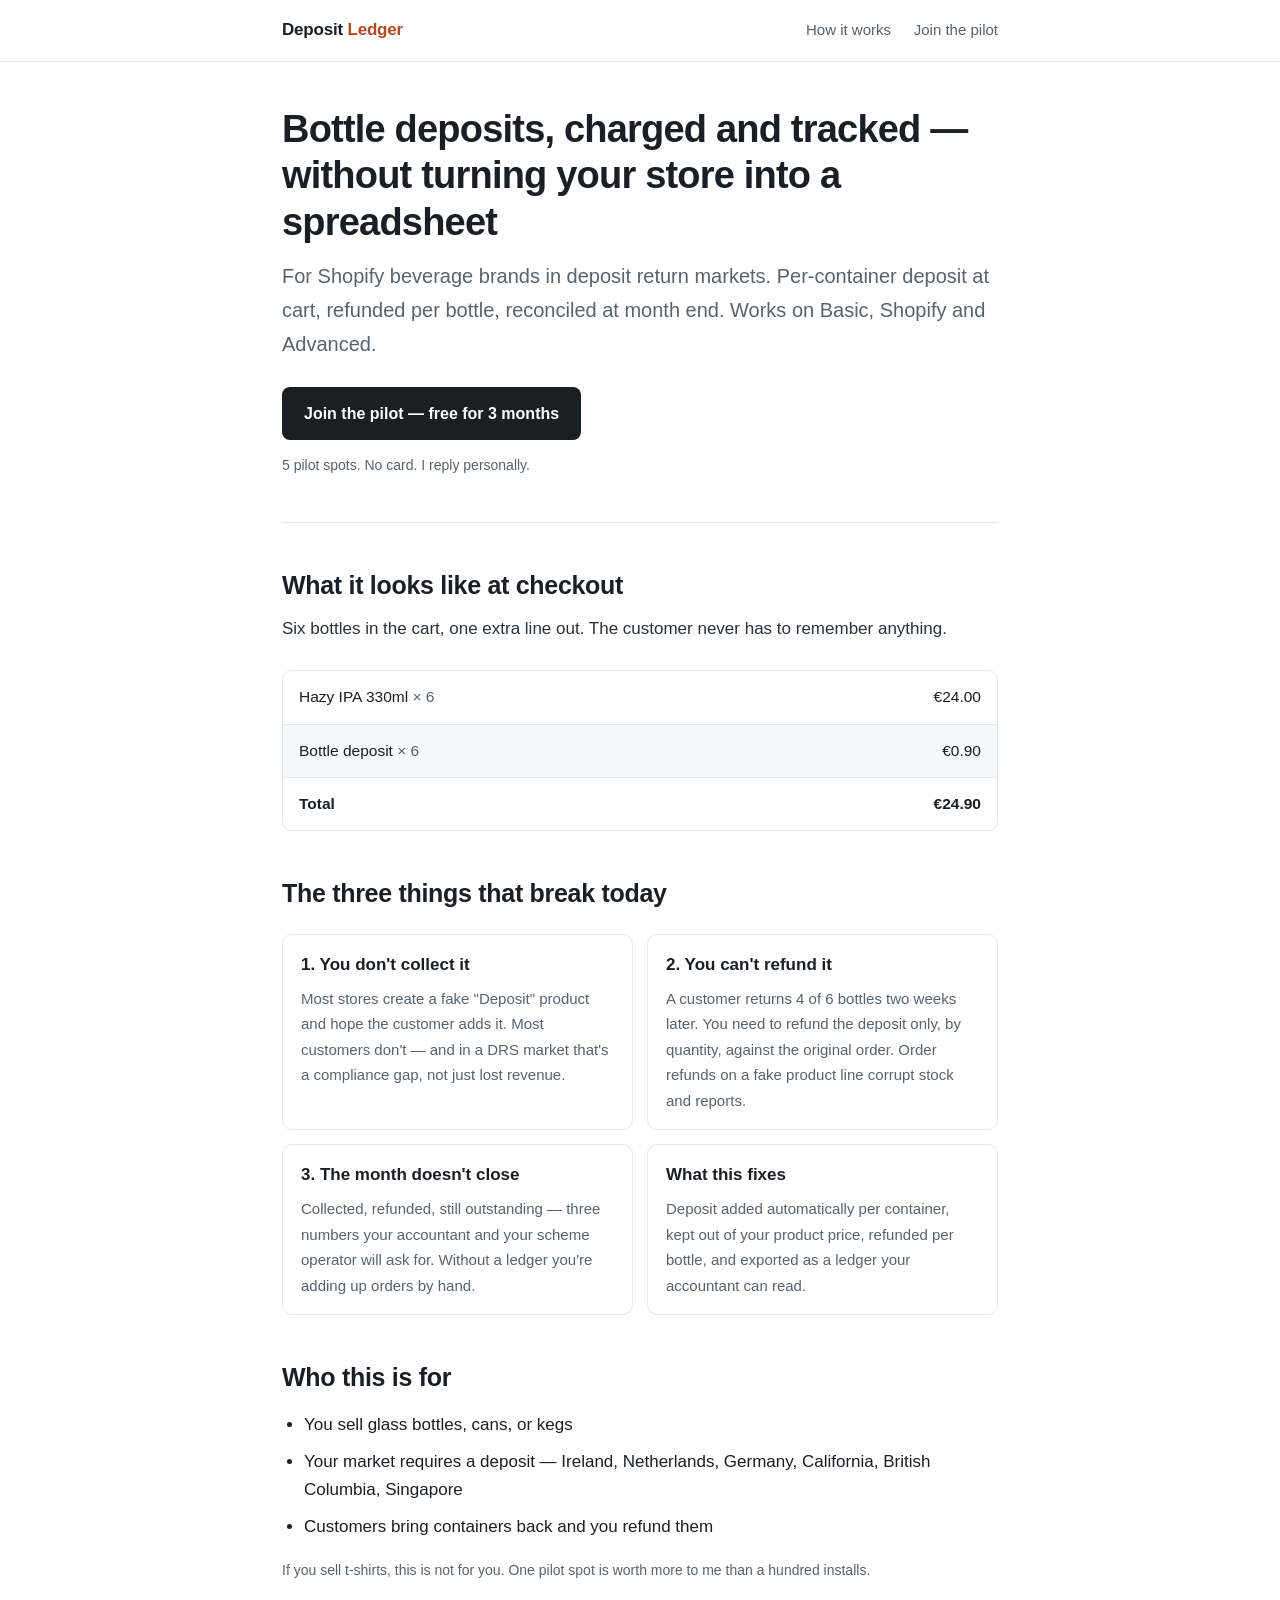
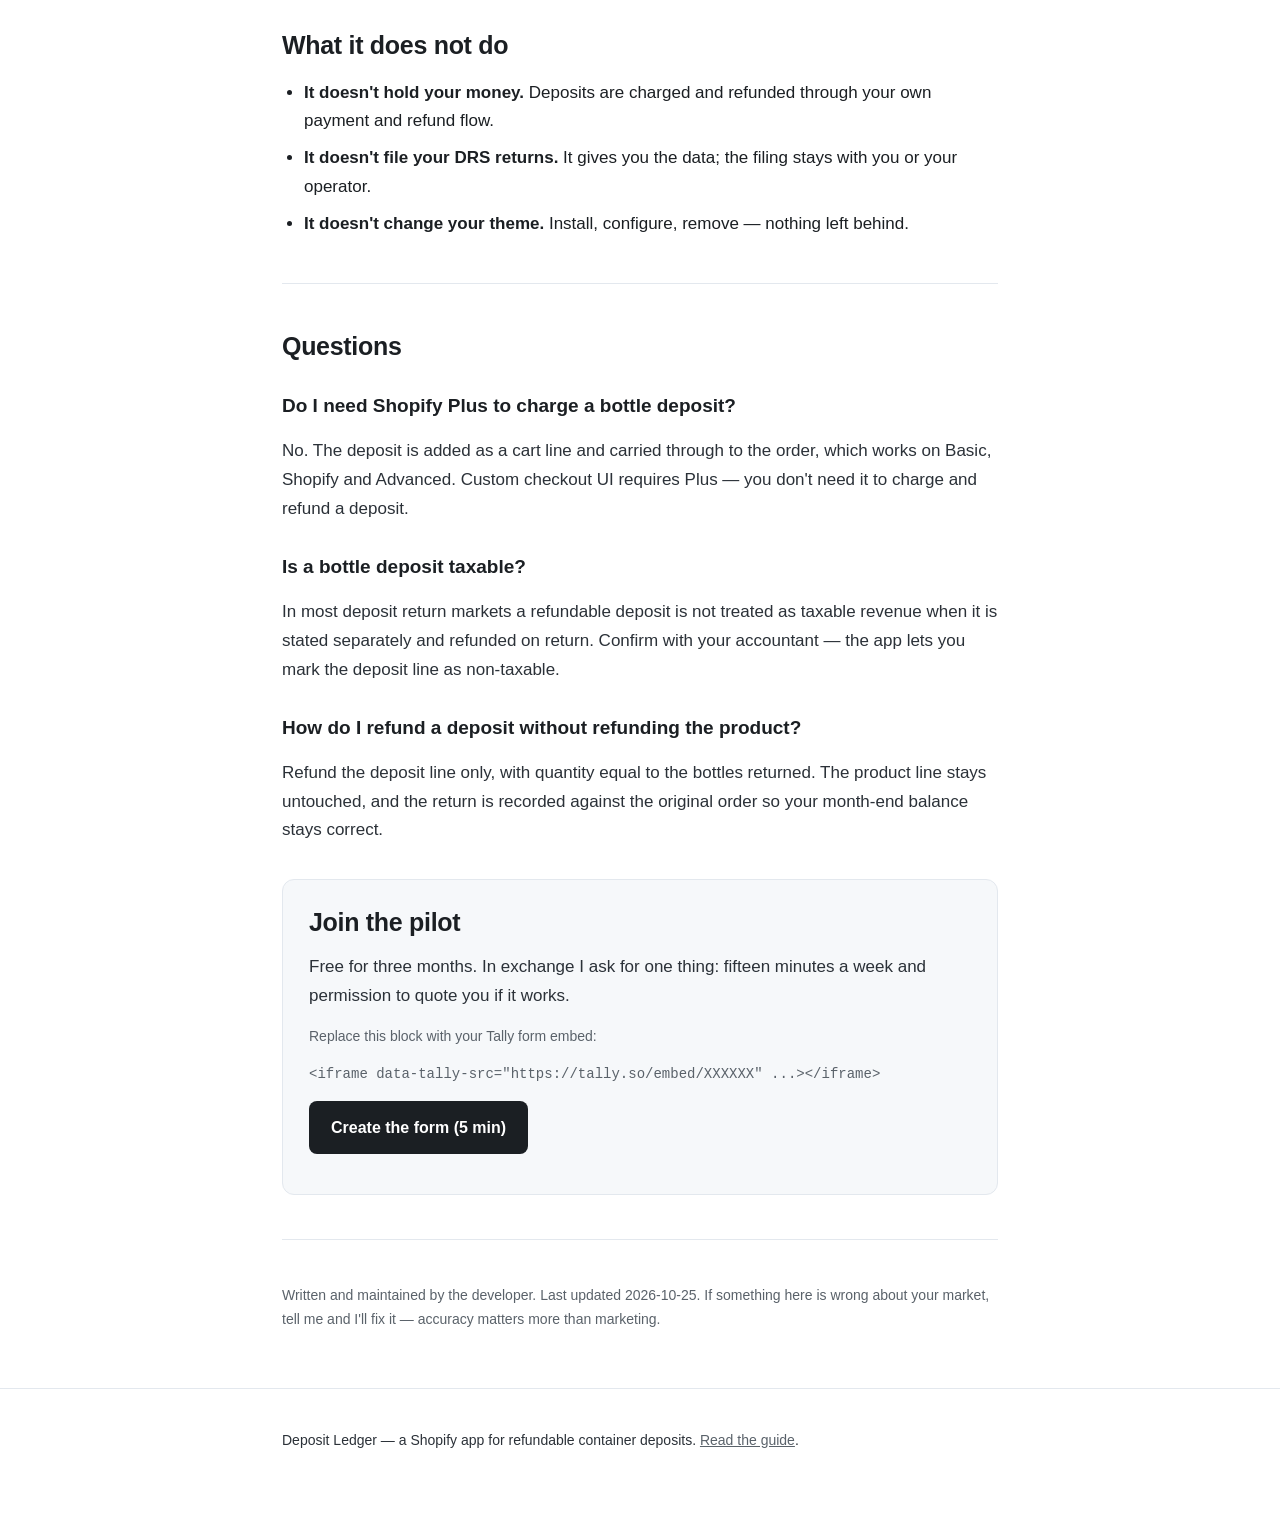
<file: index.html>
<!doctype html>
<html lang="en">
<head>
<meta charset="utf-8">
<meta name="viewport" content="width=device-width, initial-scale=1">
<title>Bottle deposits charged and tracked on Shopify — Deposit Ledger</title>
<meta name="description" content="For Shopify beverage brands in DRS markets: per-container deposit at cart, refunded per bottle, reconciled at month end. Works on Basic, Shopify and Advanced — no checkout UI extension needed.">
<link rel="canonical" href="https://2046698389-code.github.io/">
<link rel="stylesheet" href="/styles.css">
<script type="application/ld+json">
{"@context":"https://schema.org","@type":"SoftwareApplication","name":"Deposit Ledger","applicationCategory":"BusinessApplication","operatingSystem":"Shopify","description":"Per-container bottle deposit charging and refund ledger for Shopify merchants in deposit return scheme markets.","offers":{"@type":"Offer","price":"19","priceCurrency":"USD"}}
</script>
</head>
<body>

<header class="site">
  <div class="wrap">
    <div class="brand">Deposit <span>Ledger</span></div>
    <nav>
      <a href="/bottle-deposit-shopify.html">How it works</a>
      <a href="#waitlist">Join the pilot</a>
    </nav>
  </div>
</header>

<main class="wrap">

  <h1>Bottle deposits, charged and tracked — without turning your store into a spreadsheet</h1>
  <p class="lede">For Shopify beverage brands in deposit return markets. Per-container deposit at cart, refunded per bottle, reconciled at month end. Works on Basic, Shopify and Advanced.</p>
  <p><a class="btn" href="#waitlist">Join the pilot — free for 3 months</a></p>
  <p class="small">5 pilot spots. No card. I reply personally.</p>

  <hr>

  <h2>What it looks like at checkout</h2>
  <p>Six bottles in the cart, one extra line out. The customer never has to remember anything.</p>

  <div class="cart" role="img" aria-label="Cart showing six bottles and a separate deposit line">
    <div class="row"><span>Hazy IPA 330ml <span class="muted">× 6</span></span><span>€24.00</span></div>
    <div class="row dep"><span>Bottle deposit <span class="muted">× 6</span></span><span>€0.90</span></div>
    <div class="row total"><span>Total</span><span>€24.90</span></div>
  </div>

  <h2>The three things that break today</h2>

  <div class="grid">
    <div class="card">
      <h3>1. You don't collect it</h3>
      <p>Most stores create a fake "Deposit" product and hope the customer adds it. Most customers don't — and in a DRS market that's a compliance gap, not just lost revenue.</p>
    </div>
    <div class="card">
      <h3>2. You can't refund it</h3>
      <p>A customer returns 4 of 6 bottles two weeks later. You need to refund the deposit only, by quantity, against the original order. Order refunds on a fake product line corrupt stock and reports.</p>
    </div>
    <div class="card">
      <h3>3. The month doesn't close</h3>
      <p>Collected, refunded, still outstanding — three numbers your accountant and your scheme operator will ask for. Without a ledger you're adding up orders by hand.</p>
    </div>
    <div class="card">
      <h3>What this fixes</h3>
      <p>Deposit added automatically per container, kept out of your product price, refunded per bottle, and exported as a ledger your accountant can read.</p>
    </div>
  </div>

  <h2>Who this is for</h2>
  <ul>
    <li>You sell glass bottles, cans, or kegs</li>
    <li>Your market requires a deposit — Ireland, Netherlands, Germany, California, British Columbia, Singapore</li>
    <li>Customers bring containers back and you refund them</li>
  </ul>
  <p class="small">If you sell t-shirts, this is not for you. One pilot spot is worth more to me than a hundred installs.</p>

  <h2>What it does not do</h2>
  <ul>
    <li><strong>It doesn't hold your money.</strong> Deposits are charged and refunded through your own payment and refund flow.</li>
    <li><strong>It doesn't file your DRS returns.</strong> It gives you the data; the filing stays with you or your operator.</li>
    <li><strong>It doesn't change your theme.</strong> Install, configure, remove — nothing left behind.</li>
  </ul>

  <hr>

  <h2>Questions</h2>

  <h3>Do I need Shopify Plus to charge a bottle deposit?</h3>
  <p>No. The deposit is added as a cart line and carried through to the order, which works on Basic, Shopify and Advanced. Custom checkout UI requires Plus — you don't need it to charge and refund a deposit.</p>

  <h3>Is a bottle deposit taxable?</h3>
  <p>In most deposit return markets a refundable deposit is not treated as taxable revenue when it is stated separately and refunded on return. Confirm with your accountant — the app lets you mark the deposit line as non-taxable.</p>

  <h3>How do I refund a deposit without refunding the product?</h3>
  <p>Refund the deposit line only, with quantity equal to the bottles returned. The product line stays untouched, and the return is recorded against the original order so your month-end balance stays correct.</p>

  <div id="waitlist">
    <h2>Join the pilot</h2>
    <p>Free for three months. In exchange I ask for one thing: fifteen minutes a week and permission to quote you if it works.</p>
    <p class="small">Replace this block with your Tally form embed:</p>
    <p class="small"><code>&lt;iframe data-tally-src="https://tally.so/embed/XXXXXX" ...&gt;&lt;/iframe&gt;</code></p>
    <p><a class="btn" href="https://tally.so" rel="noopener">Create the form (5 min)</a></p>
  </div>

  <hr>
  <p class="small">Written and maintained by the developer. Last updated 2026-10-25. If something here is wrong about your market, tell me and I'll fix it — accuracy matters more than marketing.</p>

</main>

<footer class="site">
  <div class="wrap">
    <p>Deposit Ledger — a Shopify app for refundable container deposits. <a href="/bottle-deposit-shopify.html">Read the guide</a>.</p>
  </div>
</footer>

</body>
</html>
</file>
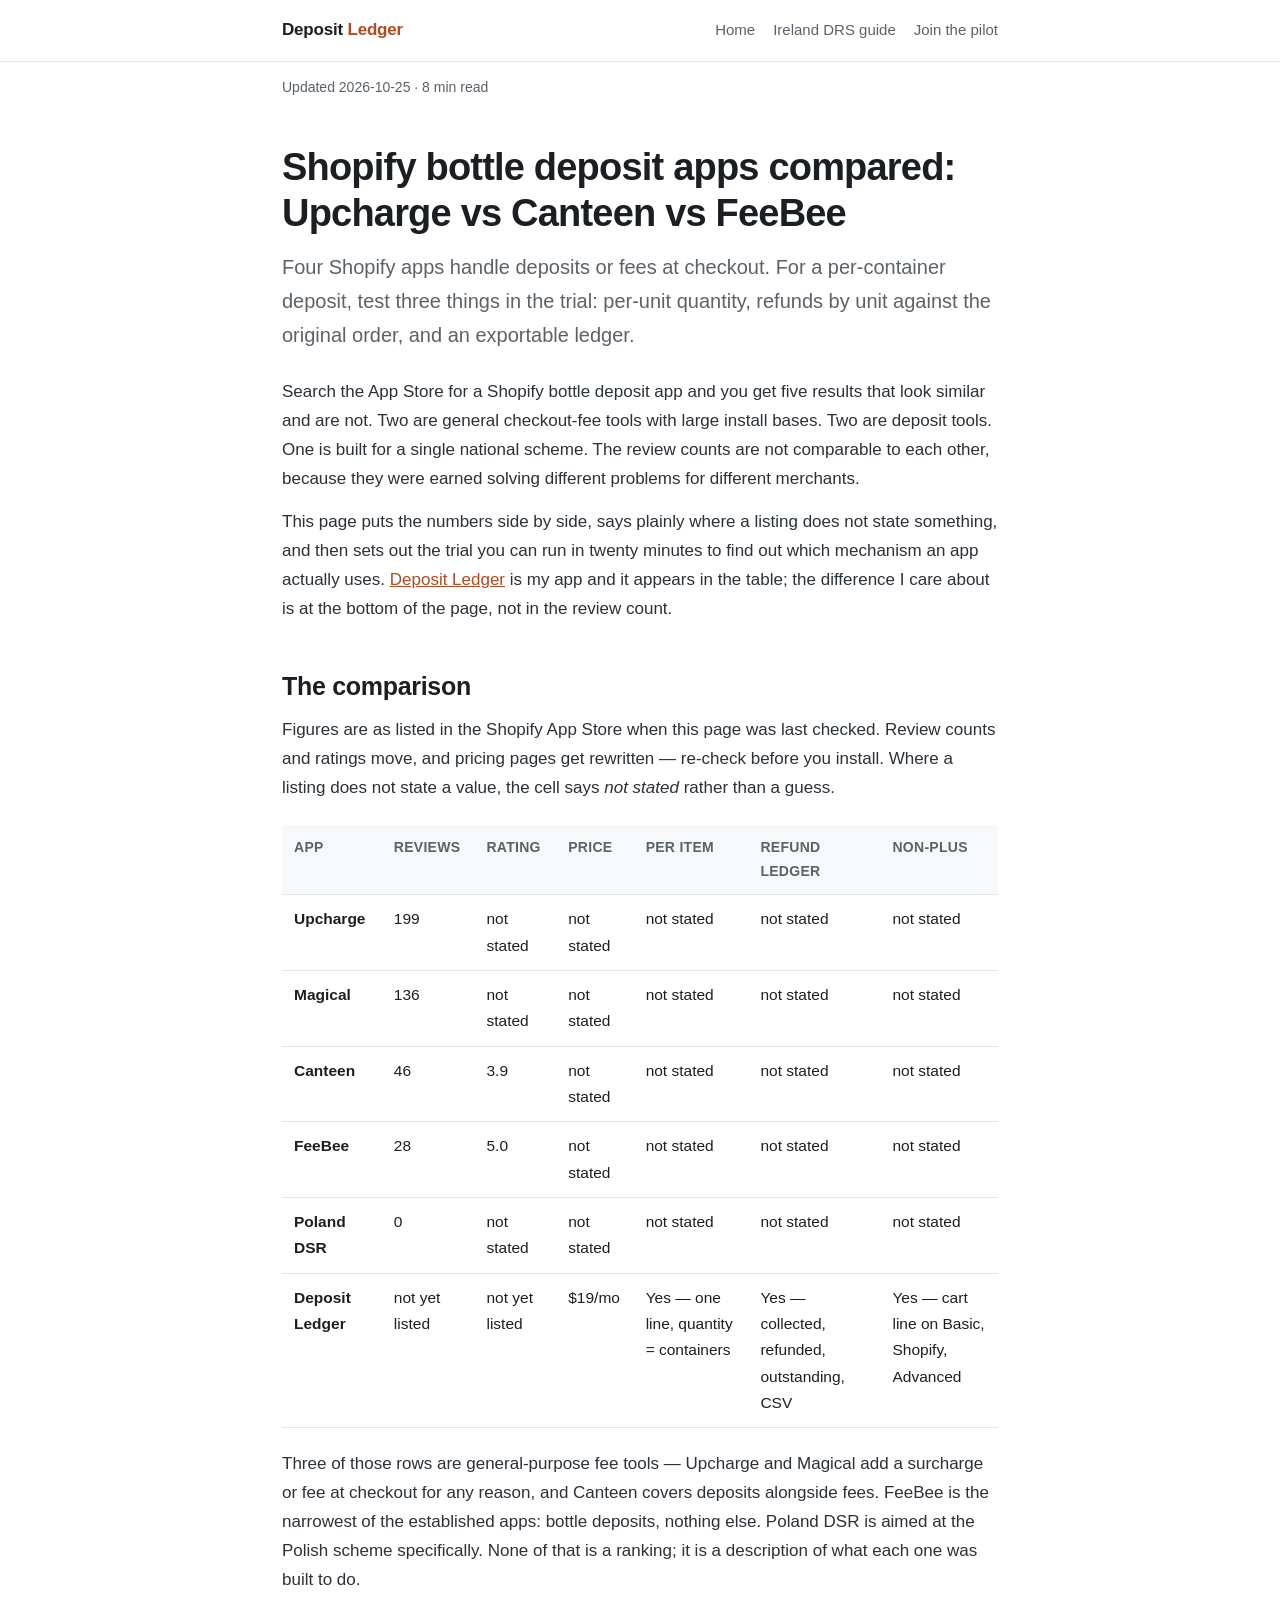
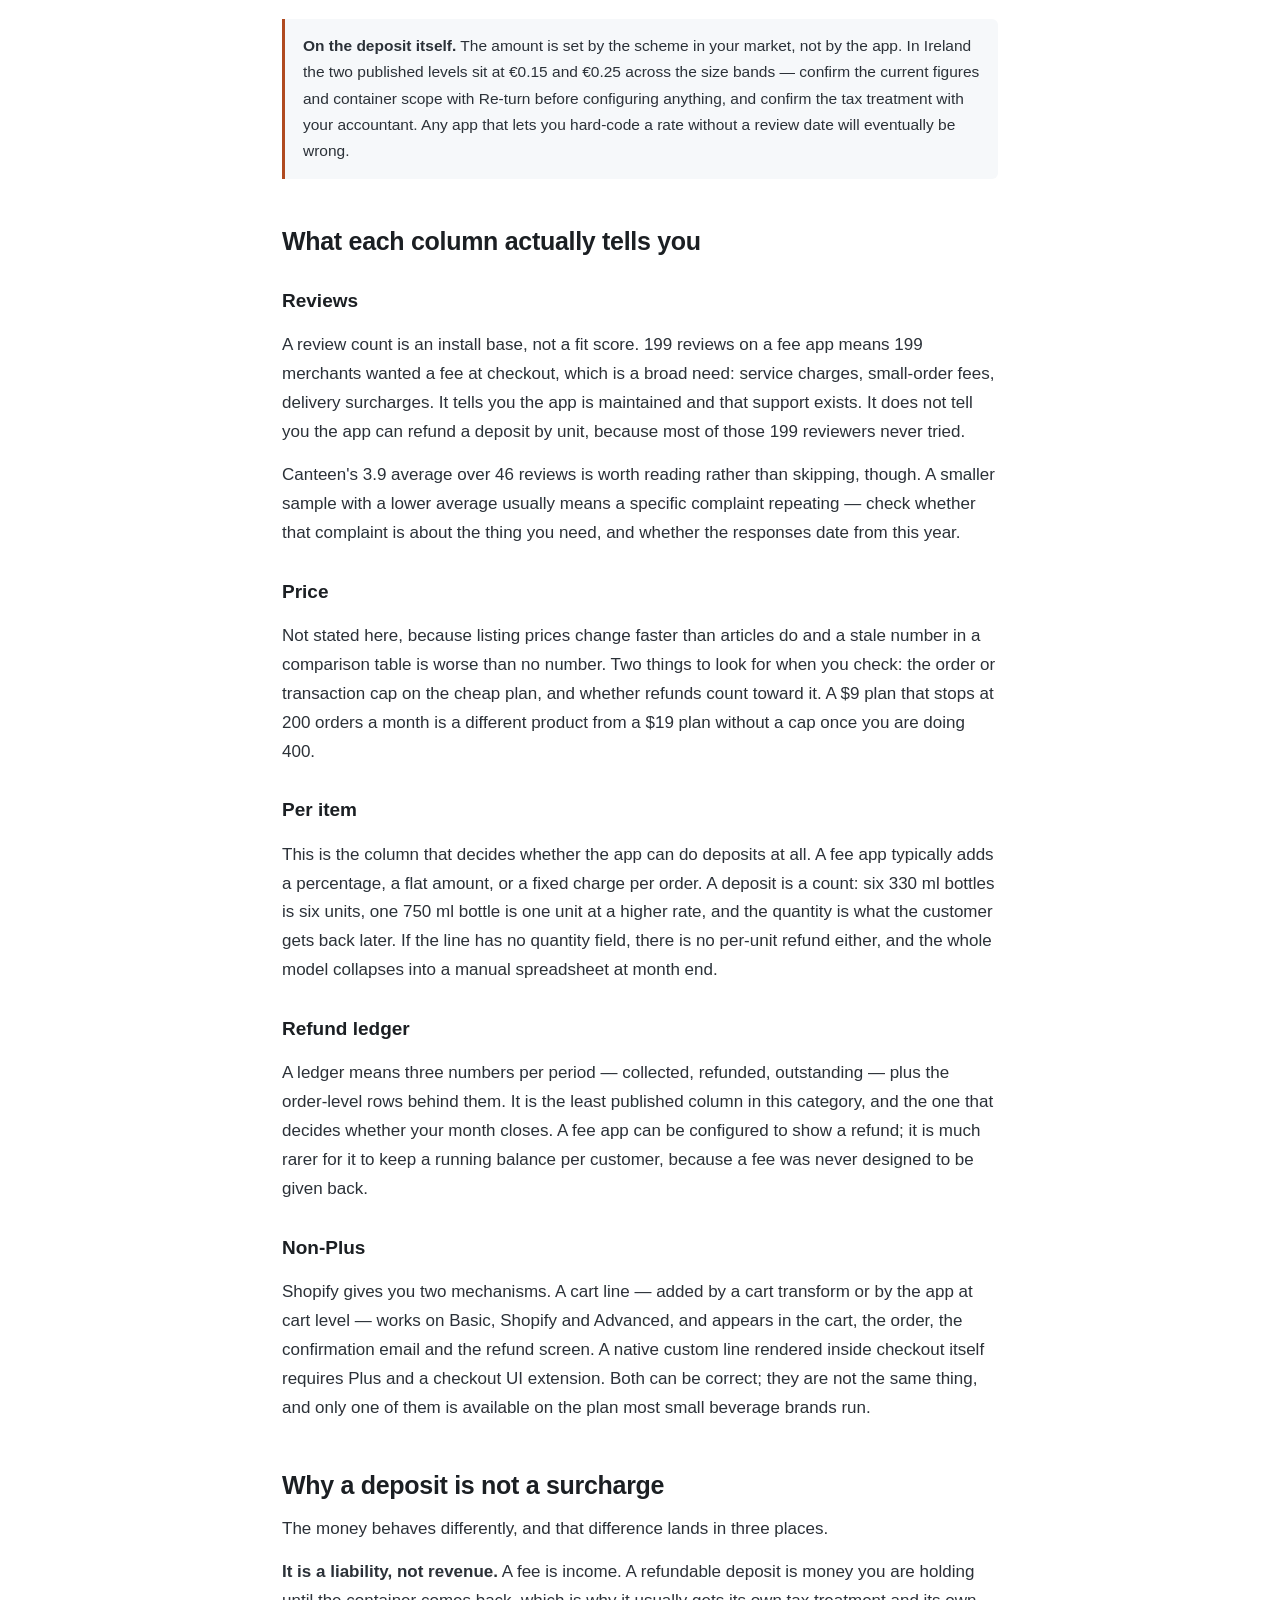
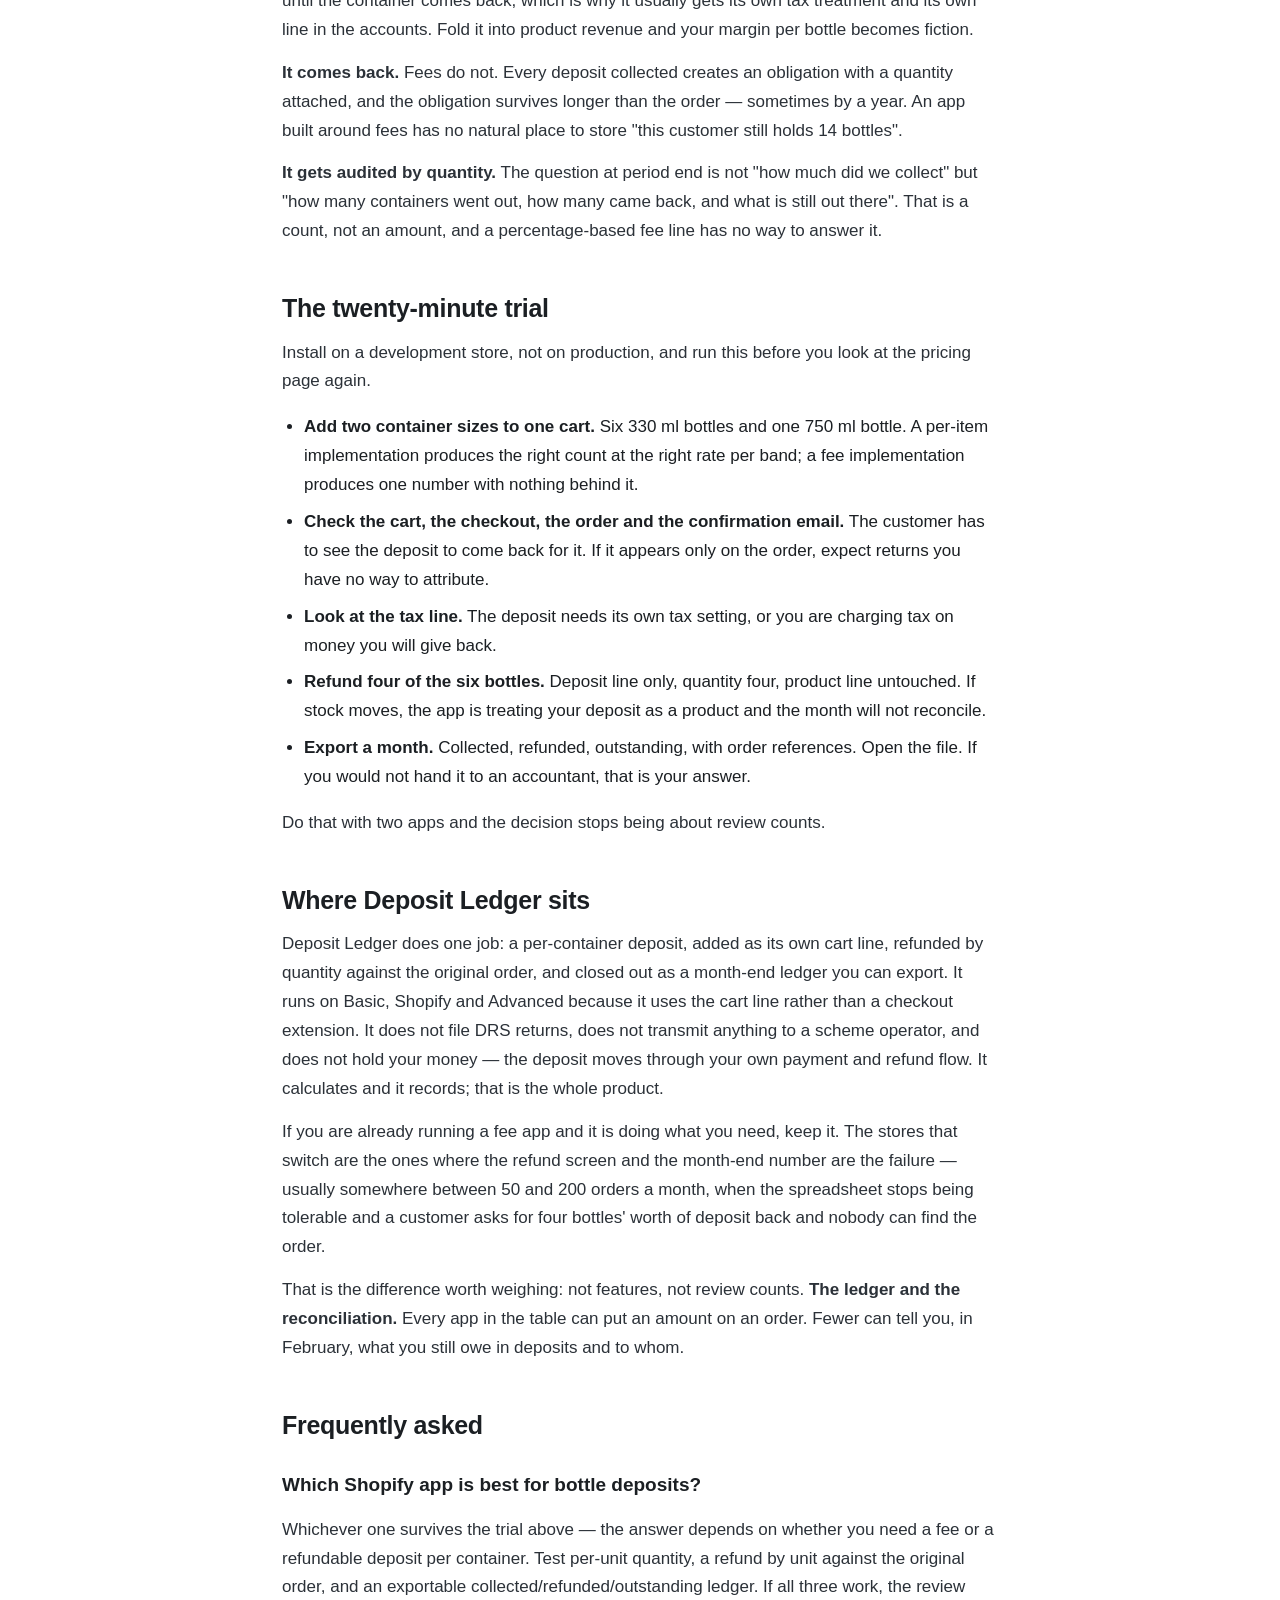
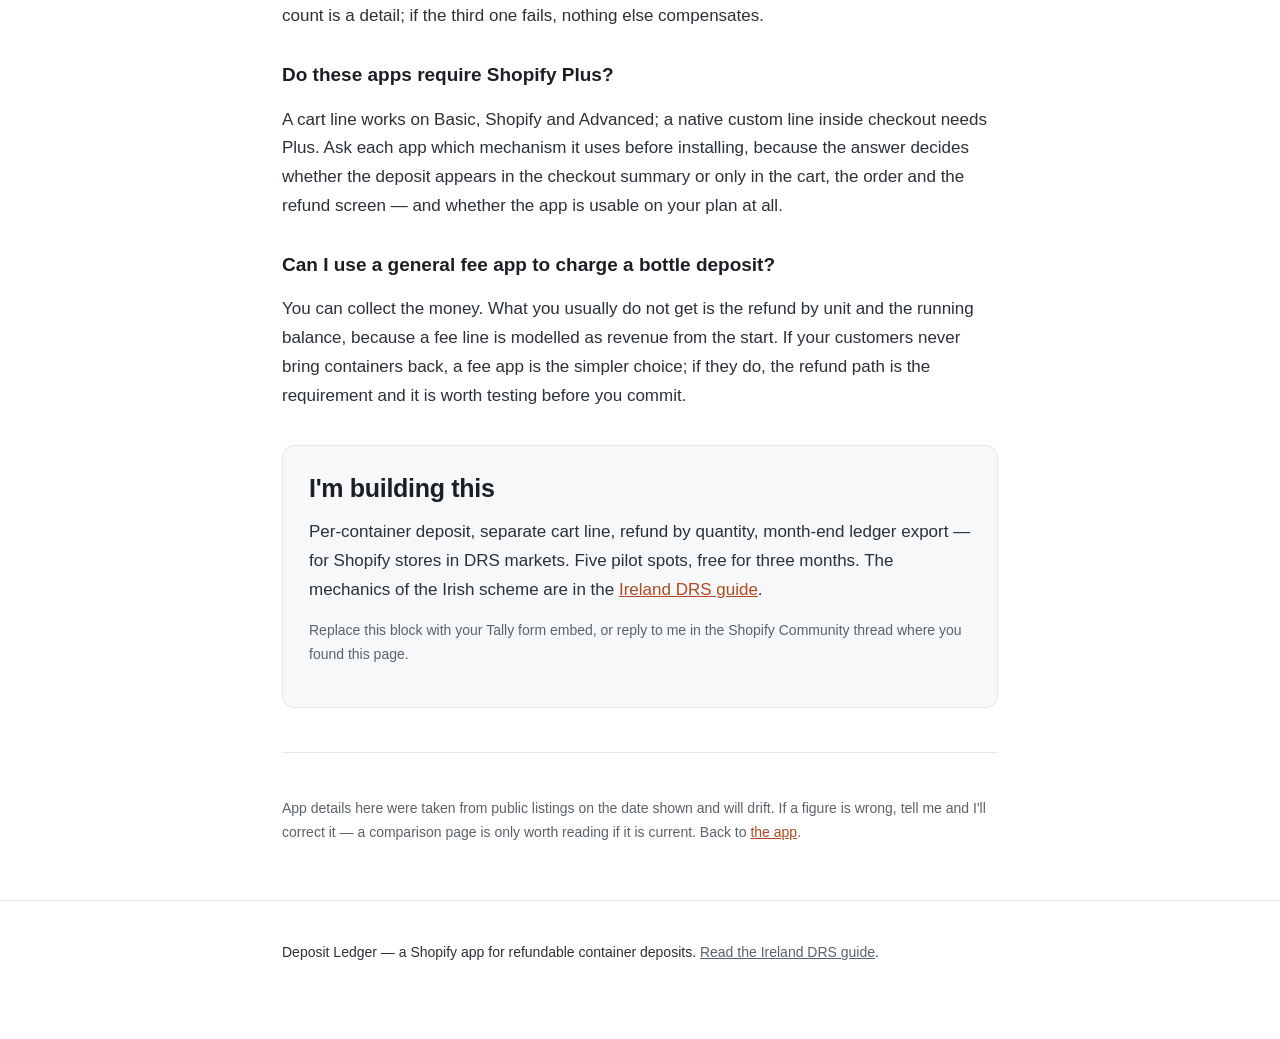
<file: bottle-deposit-apps-compared.html>
<!doctype html>
<html lang="en">
<head>
<meta charset="utf-8">
<meta name="viewport" content="width=device-width, initial-scale=1">
<title>Shopify bottle deposit apps compared: Upcharge vs Canteen vs FeeBee</title>
<meta name="description" content="A Shopify bottle deposit app has to charge per container, refund by unit and leave a ledger. Upcharge, Magical, Canteen, FeeBee and Poland DSR compared on reviews, price, per-item handling and non-Plus support.">
<link rel="canonical" href="https://2046698389-code.github.io/bottle-deposit-apps-compared.html">
<link rel="stylesheet" href="/styles.css">
<script type="application/ld+json">
{"@context":"https://schema.org","@type":"FAQPage","mainEntity":[
{"@type":"Question","name":"Which Shopify app is best for bottle deposits?","acceptedAnswer":{"@type":"Answer","text":"It depends whether you need a fee or a refundable deposit per container. Judge it inside the trial on three things: does the line carry a per-unit quantity, can you refund by unit against the original order, and can you export collected, refunded and outstanding for a month."}},
{"@type":"Question","name":"Do Shopify deposit apps require Shopify Plus?","acceptedAnswer":{"@type":"Answer","text":"A cart line works on Basic, Shopify and Advanced. A native custom line rendered inside checkout requires Plus and a checkout UI extension. Ask each app which mechanism it uses, because that decides whether the deposit shows in the checkout summary or only in the cart, the order and the refund screen."}},
{"@type":"Question","name":"Can I use a general fee app to charge a bottle deposit?","acceptedAnswer":{"@type":"Answer","text":"You can collect the money, but a fee line is modelled as revenue and usually has no per-unit refund and no running balance. A refundable deposit needs the refund and the outstanding balance, so test those two before you commit to a plan."}}
]}
</script>
</head>
<body>

<header class="site">
  <div class="wrap">
    <div class="brand">Deposit <span>Ledger</span></div>
    <nav><a href="/">Home</a><a href="/ireland-drs-shopify.html">Ireland DRS guide</a><a href="#waitlist">Join the pilot</a></nav>
  </div>
</header>

<main class="wrap">

  <p class="small">Updated 2026-10-25 · 8 min read</p>
  <h1>Shopify bottle deposit apps compared: Upcharge vs Canteen vs FeeBee</h1>

  <p class="lede">Four Shopify apps handle deposits or fees at checkout. For a per-container deposit, test three things in the trial: per-unit quantity, refunds by unit against the original order, and an exportable ledger.</p>

  <p>Search the App Store for a Shopify bottle deposit app and you get five results that look similar and are not. Two are general checkout-fee tools with large install bases. Two are deposit tools. One is built for a single national scheme. The review counts are not comparable to each other, because they were earned solving different problems for different merchants.</p>

  <p>This page puts the numbers side by side, says plainly where a listing does not state something, and then sets out the trial you can run in twenty minutes to find out which mechanism an app actually uses. <a href="/">Deposit Ledger</a> is my app and it appears in the table; the difference I care about is at the bottom of the page, not in the review count.</p>

  <h2>The comparison</h2>

  <p>Figures are as listed in the Shopify App Store when this page was last checked. Review counts and ratings move, and pricing pages get rewritten — re-check before you install. Where a listing does not state a value, the cell says <em>not stated</em> rather than a guess.</p>

  <table>
    <thead>
      <tr><th>App</th><th>Reviews</th><th>Rating</th><th>Price</th><th>Per item</th><th>Refund ledger</th><th>Non-Plus</th></tr>
    </thead>
    <tbody>
      <tr><td><strong>Upcharge</strong></td><td>199</td><td>not stated</td><td>not stated</td><td>not stated</td><td>not stated</td><td>not stated</td></tr>
      <tr><td><strong>Magical</strong></td><td>136</td><td>not stated</td><td>not stated</td><td>not stated</td><td>not stated</td><td>not stated</td></tr>
      <tr><td><strong>Canteen</strong></td><td>46</td><td>3.9</td><td>not stated</td><td>not stated</td><td>not stated</td><td>not stated</td></tr>
      <tr><td><strong>FeeBee</strong></td><td>28</td><td>5.0</td><td>not stated</td><td>not stated</td><td>not stated</td><td>not stated</td></tr>
      <tr><td><strong>Poland DSR</strong></td><td>0</td><td>not stated</td><td>not stated</td><td>not stated</td><td>not stated</td><td>not stated</td></tr>
      <tr><td><strong>Deposit Ledger</strong></td><td>not yet listed</td><td>not yet listed</td><td>$19/mo</td><td>Yes — one line, quantity = containers</td><td>Yes — collected, refunded, outstanding, CSV</td><td>Yes — cart line on Basic, Shopify, Advanced</td></tr>
    </tbody>
  </table>

  <p>Three of those rows are general-purpose fee tools — Upcharge and Magical add a surcharge or fee at checkout for any reason, and Canteen covers deposits alongside fees. FeeBee is the narrowest of the established apps: bottle deposits, nothing else. Poland DSR is aimed at the Polish scheme specifically. None of that is a ranking; it is a description of what each one was built to do.</p>

  <div class="note">
    <p><strong>On the deposit itself.</strong> The amount is set by the scheme in your market, not by the app. In Ireland the two published levels sit at €0.15 and €0.25 across the size bands — confirm the current figures and container scope with Re-turn before configuring anything, and confirm the tax treatment with your accountant. Any app that lets you hard-code a rate without a review date will eventually be wrong.</p>
  </div>

  <h2>What each column actually tells you</h2>

  <h3>Reviews</h3>
  <p>A review count is an install base, not a fit score. 199 reviews on a fee app means 199 merchants wanted a fee at checkout, which is a broad need: service charges, small-order fees, delivery surcharges. It tells you the app is maintained and that support exists. It does not tell you the app can refund a deposit by unit, because most of those 199 reviewers never tried.</p>

  <p>Canteen's 3.9 average over 46 reviews is worth reading rather than skipping, though. A smaller sample with a lower average usually means a specific complaint repeating — check whether that complaint is about the thing you need, and whether the responses date from this year.</p>

  <h3>Price</h3>
  <p>Not stated here, because listing prices change faster than articles do and a stale number in a comparison table is worse than no number. Two things to look for when you check: the order or transaction cap on the cheap plan, and whether refunds count toward it. A $9 plan that stops at 200 orders a month is a different product from a $19 plan without a cap once you are doing 400.</p>

  <h3>Per item</h3>
  <p>This is the column that decides whether the app can do deposits at all. A fee app typically adds a percentage, a flat amount, or a fixed charge per order. A deposit is a count: six 330 ml bottles is six units, one 750 ml bottle is one unit at a higher rate, and the quantity is what the customer gets back later. If the line has no quantity field, there is no per-unit refund either, and the whole model collapses into a manual spreadsheet at month end.</p>

  <h3>Refund ledger</h3>
  <p>A ledger means three numbers per period — collected, refunded, outstanding — plus the order-level rows behind them. It is the least published column in this category, and the one that decides whether your month closes. A fee app can be configured to show a refund; it is much rarer for it to keep a running balance per customer, because a fee was never designed to be given back.</p>

  <h3>Non-Plus</h3>
  <p>Shopify gives you two mechanisms. A cart line — added by a cart transform or by the app at cart level — works on Basic, Shopify and Advanced, and appears in the cart, the order, the confirmation email and the refund screen. A native custom line rendered inside checkout itself requires Plus and a checkout UI extension. Both can be correct; they are not the same thing, and only one of them is available on the plan most small beverage brands run.</p>

  <h2>Why a deposit is not a surcharge</h2>

  <p>The money behaves differently, and that difference lands in three places.</p>

  <p><strong>It is a liability, not revenue.</strong> A fee is income. A refundable deposit is money you are holding until the container comes back, which is why it usually gets its own tax treatment and its own line in the accounts. Fold it into product revenue and your margin per bottle becomes fiction.</p>

  <p><strong>It comes back.</strong> Fees do not. Every deposit collected creates an obligation with a quantity attached, and the obligation survives longer than the order — sometimes by a year. An app built around fees has no natural place to store "this customer still holds 14 bottles".</p>

  <p><strong>It gets audited by quantity.</strong> The question at period end is not "how much did we collect" but "how many containers went out, how many came back, and what is still out there". That is a count, not an amount, and a percentage-based fee line has no way to answer it.</p>

  <h2>The twenty-minute trial</h2>

  <p>Install on a development store, not on production, and run this before you look at the pricing page again.</p>

  <ul>
    <li><strong>Add two container sizes to one cart.</strong> Six 330 ml bottles and one 750 ml bottle. A per-item implementation produces the right count at the right rate per band; a fee implementation produces one number with nothing behind it.</li>
    <li><strong>Check the cart, the checkout, the order and the confirmation email.</strong> The customer has to see the deposit to come back for it. If it appears only on the order, expect returns you have no way to attribute.</li>
    <li><strong>Look at the tax line.</strong> The deposit needs its own tax setting, or you are charging tax on money you will give back.</li>
    <li><strong>Refund four of the six bottles.</strong> Deposit line only, quantity four, product line untouched. If stock moves, the app is treating your deposit as a product and the month will not reconcile.</li>
    <li><strong>Export a month.</strong> Collected, refunded, outstanding, with order references. Open the file. If you would not hand it to an accountant, that is your answer.</li>
  </ul>

  <p>Do that with two apps and the decision stops being about review counts.</p>

  <h2>Where Deposit Ledger sits</h2>

  <p>Deposit Ledger does one job: a per-container deposit, added as its own cart line, refunded by quantity against the original order, and closed out as a month-end ledger you can export. It runs on Basic, Shopify and Advanced because it uses the cart line rather than a checkout extension. It does not file DRS returns, does not transmit anything to a scheme operator, and does not hold your money — the deposit moves through your own payment and refund flow. It calculates and it records; that is the whole product.</p>

  <p>If you are already running a fee app and it is doing what you need, keep it. The stores that switch are the ones where the refund screen and the month-end number are the failure — usually somewhere between 50 and 200 orders a month, when the spreadsheet stops being tolerable and a customer asks for four bottles' worth of deposit back and nobody can find the order.</p>

  <p>That is the difference worth weighing: not features, not review counts. <strong>The ledger and the reconciliation.</strong> Every app in the table can put an amount on an order. Fewer can tell you, in February, what you still owe in deposits and to whom.</p>

  <h2>Frequently asked</h2>

  <h3>Which Shopify app is best for bottle deposits?</h3>
  <p>Whichever one survives the trial above — the answer depends on whether you need a fee or a refundable deposit per container. Test per-unit quantity, a refund by unit against the original order, and an exportable collected/refunded/outstanding ledger. If all three work, the review count is a detail; if the third one fails, nothing else compensates.</p>

  <h3>Do these apps require Shopify Plus?</h3>
  <p>A cart line works on Basic, Shopify and Advanced; a native custom line inside checkout needs Plus. Ask each app which mechanism it uses before installing, because the answer decides whether the deposit appears in the checkout summary or only in the cart, the order and the refund screen — and whether the app is usable on your plan at all.</p>

  <h3>Can I use a general fee app to charge a bottle deposit?</h3>
  <p>You can collect the money. What you usually do not get is the refund by unit and the running balance, because a fee line is modelled as revenue from the start. If your customers never bring containers back, a fee app is the simpler choice; if they do, the refund path is the requirement and it is worth testing before you commit.</p>

  <div id="waitlist">
    <h2>I'm building this</h2>
    <p>Per-container deposit, separate cart line, refund by quantity, month-end ledger export — for Shopify stores in DRS markets. Five pilot spots, free for three months. The mechanics of the Irish scheme are in the <a href="/ireland-drs-shopify.html">Ireland DRS guide</a>.</p>
    <p class="small">Replace this block with your Tally form embed, or reply to me in the Shopify Community thread where you found this page.</p>
  </div>

  <hr>
  <p class="small">App details here were taken from public listings on the date shown and will drift. If a figure is wrong, tell me and I'll correct it — a comparison page is only worth reading if it is current. Back to <a href="/">the app</a>.</p>

</main>

<footer class="site">
  <div class="wrap"><p>Deposit Ledger — a Shopify app for refundable container deposits. <a href="/ireland-drs-shopify.html">Read the Ireland DRS guide</a>.</p></div>
</footer>

</body>
</html>
</file>
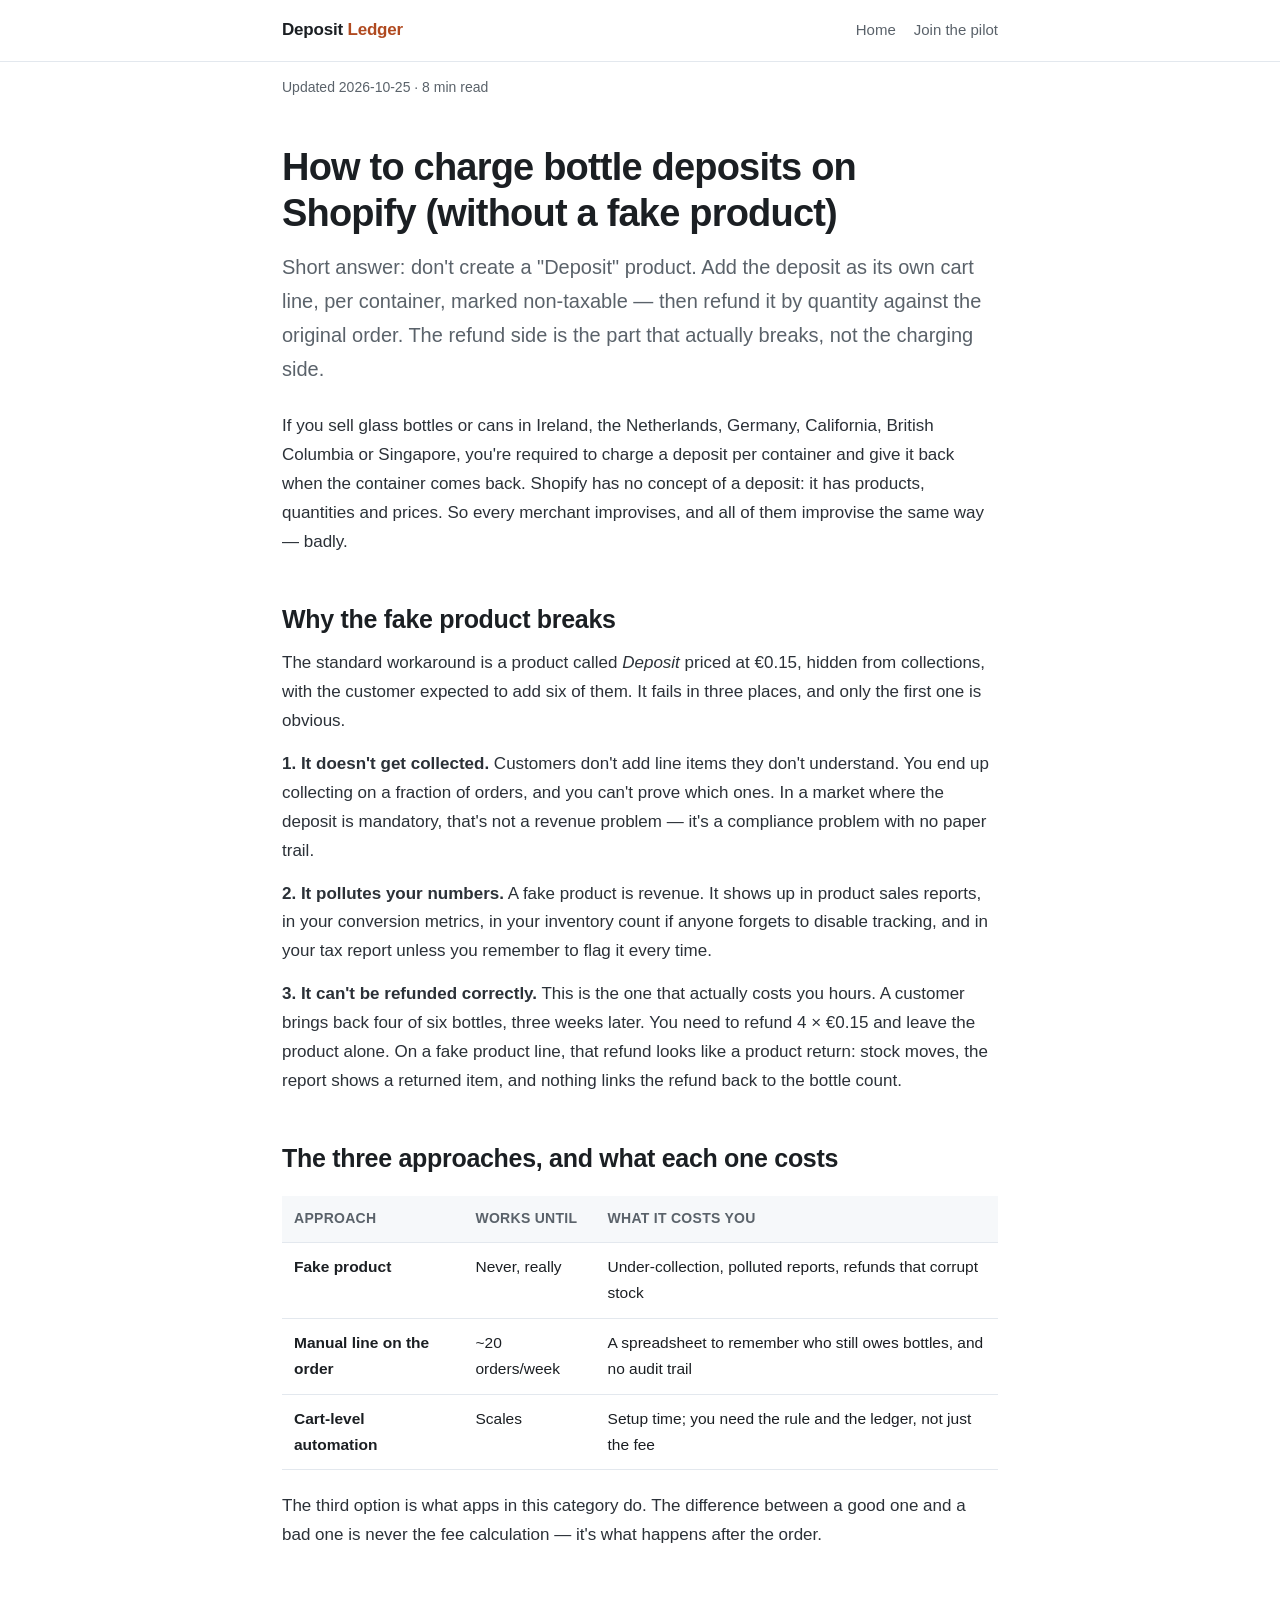
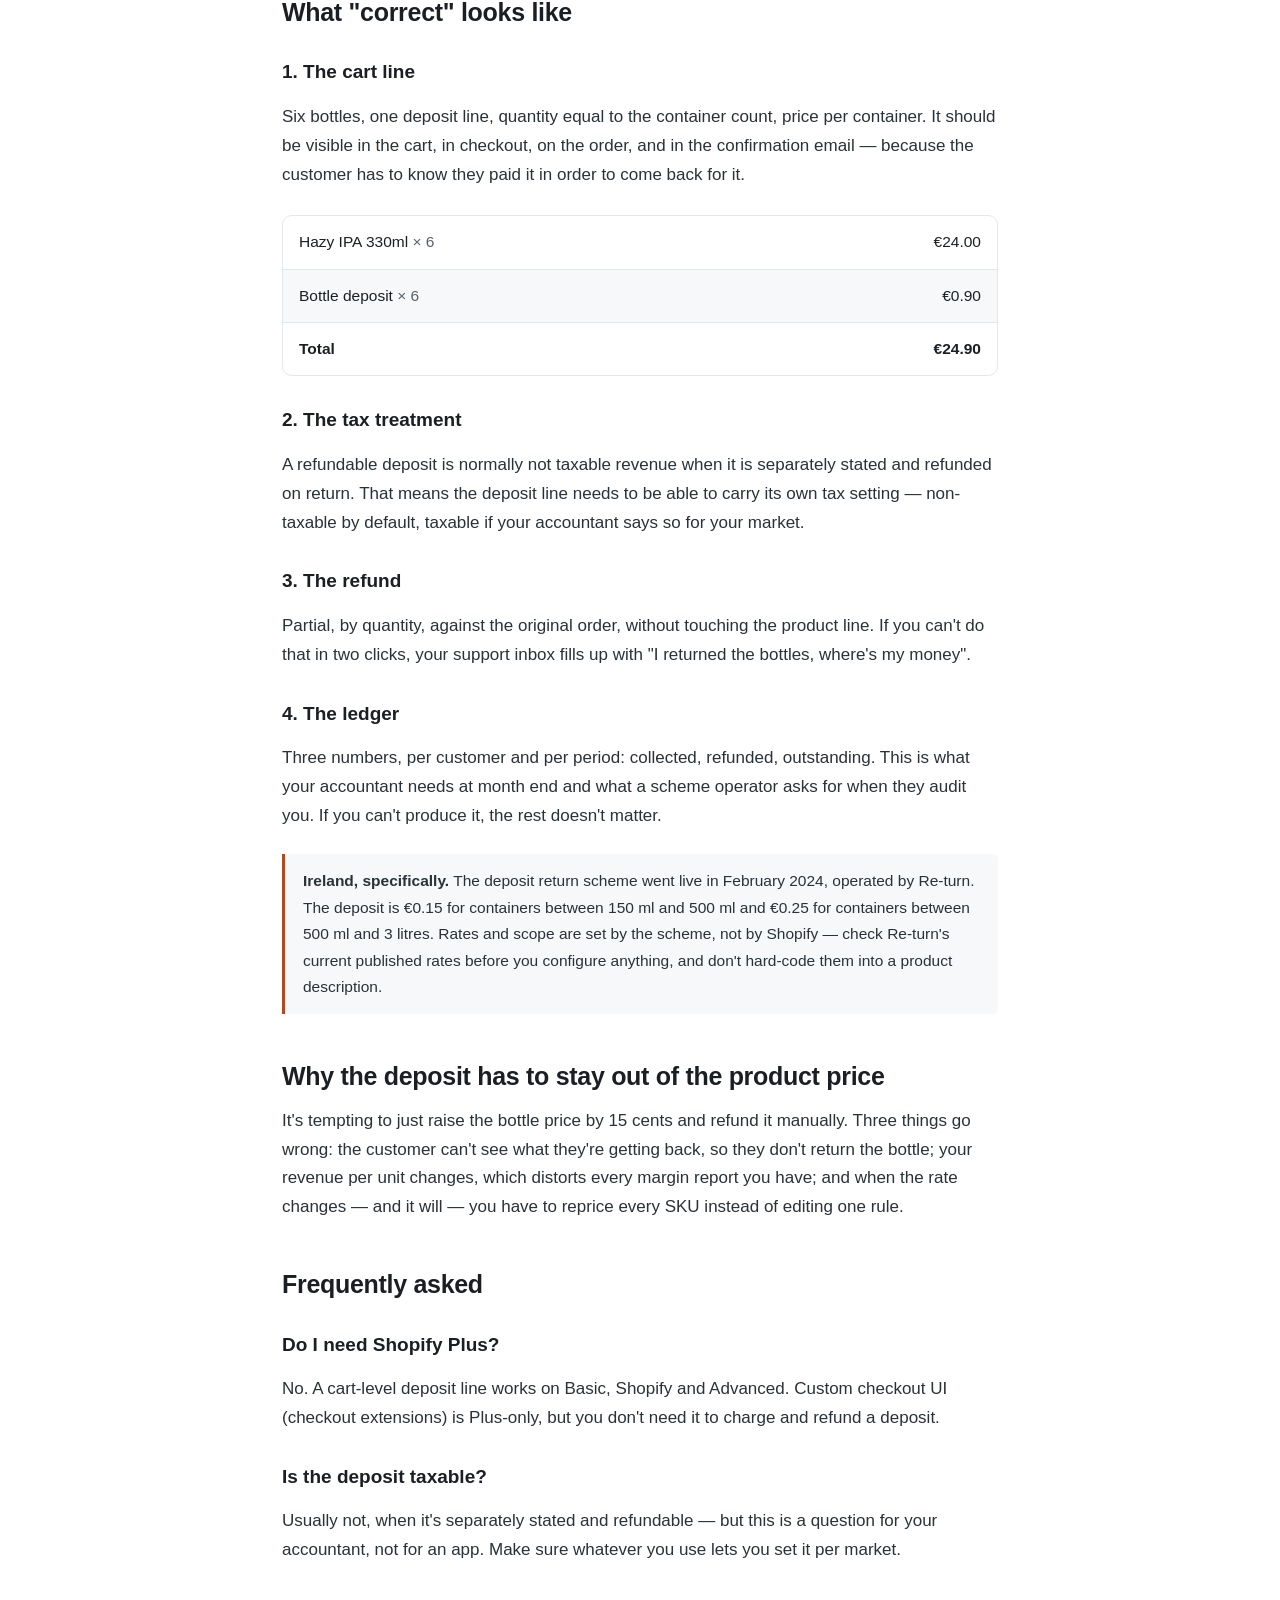
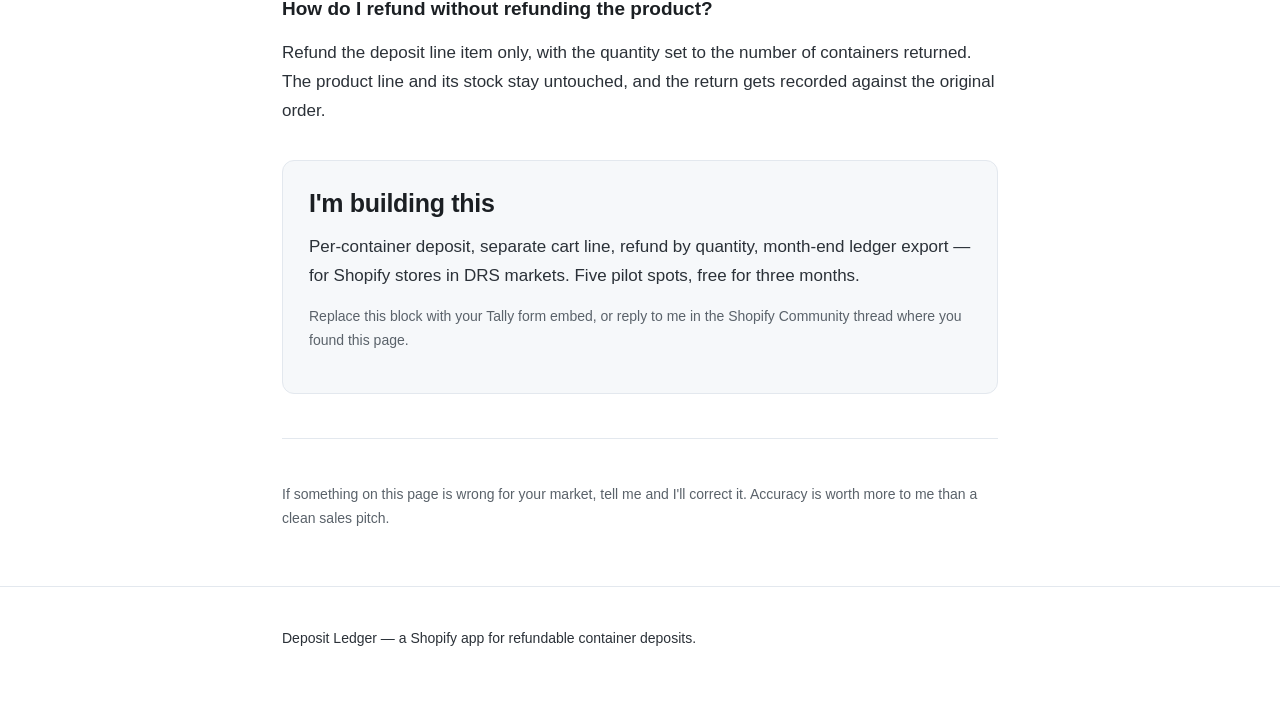
<file: bottle-deposit-shopify.html>
<!doctype html>
<html lang="en">
<head>
<meta charset="utf-8">
<meta name="viewport" content="width=device-width, initial-scale=1">
<title>How to charge bottle deposits on Shopify (without a fake product)</title>
<meta name="description" content="Three ways Shopify merchants handle bottle deposits today, what each one costs you, and how to do it correctly: per-container cart line, non-taxable, refunded by quantity, reconciled monthly.">
<link rel="canonical" href="https://2046698389-code.github.io/bottle-deposit-shopify.html">
<link rel="stylesheet" href="/styles.css">
<script type="application/ld+json">
{"@context":"https://schema.org","@type":"FAQPage","mainEntity":[
{"@type":"Question","name":"Do I need Shopify Plus to charge a bottle deposit?","acceptedAnswer":{"@type":"Answer","text":"No. The deposit is added as a cart line and carried through to the order, which works on Basic, Shopify and Advanced. Custom checkout UI requires Plus, but you do not need it to charge and refund a deposit."}},
{"@type":"Question","name":"Is a bottle deposit taxable?","acceptedAnswer":{"@type":"Answer","text":"In most deposit return markets a refundable deposit is not treated as taxable revenue when it is stated separately and refunded on return. Confirm with your accountant. The app lets you mark the deposit line as non-taxable."}},
{"@type":"Question","name":"How do I refund a deposit without refunding the product?","acceptedAnswer":{"@type":"Answer","text":"Refund the deposit line only, with quantity equal to the bottles returned. The product line stays untouched, and the return is recorded against the original order so the month-end balance stays correct."}}
]}
</script>
</head>
<body>

<header class="site">
  <div class="wrap">
    <div class="brand">Deposit <span>Ledger</span></div>
    <nav><a href="/">Home</a><a href="#waitlist">Join the pilot</a></nav>
  </div>
</header>

<main class="wrap">

  <p class="small">Updated 2026-10-25 · 8 min read</p>
  <h1>How to charge bottle deposits on Shopify (without a fake product)</h1>

  <p class="lede">Short answer: don't create a "Deposit" product. Add the deposit as its own cart line, per container, marked non-taxable — then refund it by quantity against the original order. The refund side is the part that actually breaks, not the charging side.</p>

  <p>If you sell glass bottles or cans in Ireland, the Netherlands, Germany, California, British Columbia or Singapore, you're required to charge a deposit per container and give it back when the container comes back. Shopify has no concept of a deposit: it has products, quantities and prices. So every merchant improvises, and all of them improvise the same way — badly.</p>

  <h2>Why the fake product breaks</h2>

  <p>The standard workaround is a product called <em>Deposit</em> priced at €0.15, hidden from collections, with the customer expected to add six of them. It fails in three places, and only the first one is obvious.</p>

  <p><strong>1. It doesn't get collected.</strong> Customers don't add line items they don't understand. You end up collecting on a fraction of orders, and you can't prove which ones. In a market where the deposit is mandatory, that's not a revenue problem — it's a compliance problem with no paper trail.</p>

  <p><strong>2. It pollutes your numbers.</strong> A fake product is revenue. It shows up in product sales reports, in your conversion metrics, in your inventory count if anyone forgets to disable tracking, and in your tax report unless you remember to flag it every time.</p>

  <p><strong>3. It can't be refunded correctly.</strong> This is the one that actually costs you hours. A customer brings back four of six bottles, three weeks later. You need to refund 4 × €0.15 and leave the product alone. On a fake product line, that refund looks like a product return: stock moves, the report shows a returned item, and nothing links the refund back to the bottle count.</p>

  <h2>The three approaches, and what each one costs</h2>

  <table>
    <thead><tr><th>Approach</th><th>Works until</th><th>What it costs you</th></tr></thead>
    <tbody>
      <tr><td><strong>Fake product</strong></td><td>Never, really</td><td>Under-collection, polluted reports, refunds that corrupt stock</td></tr>
      <tr><td><strong>Manual line on the order</strong></td><td>~20 orders/week</td><td>A spreadsheet to remember who still owes bottles, and no audit trail</td></tr>
      <tr><td><strong>Cart-level automation</strong></td><td>Scales</td><td>Setup time; you need the rule and the ledger, not just the fee</td></tr>
    </tbody>
  </table>

  <p>The third option is what apps in this category do. The difference between a good one and a bad one is never the fee calculation — it's what happens after the order.</p>

  <h2>What "correct" looks like</h2>

  <h3>1. The cart line</h3>
  <p>Six bottles, one deposit line, quantity equal to the container count, price per container. It should be visible in the cart, in checkout, on the order, and in the confirmation email — because the customer has to know they paid it in order to come back for it.</p>

  <div class="cart" role="img" aria-label="Cart showing six bottles and a separate deposit line">
    <div class="row"><span>Hazy IPA 330ml <span class="muted">× 6</span></span><span>€24.00</span></div>
    <div class="row dep"><span>Bottle deposit <span class="muted">× 6</span></span><span>€0.90</span></div>
    <div class="row total"><span>Total</span><span>€24.90</span></div>
  </div>

  <h3>2. The tax treatment</h3>
  <p>A refundable deposit is normally not taxable revenue when it is separately stated and refunded on return. That means the deposit line needs to be able to carry its own tax setting — non-taxable by default, taxable if your accountant says so for your market.</p>

  <h3>3. The refund</h3>
  <p>Partial, by quantity, against the original order, without touching the product line. If you can't do that in two clicks, your support inbox fills up with "I returned the bottles, where's my money".</p>

  <h3>4. The ledger</h3>
  <p>Three numbers, per customer and per period: collected, refunded, outstanding. This is what your accountant needs at month end and what a scheme operator asks for when they audit you. If you can't produce it, the rest doesn't matter.</p>

  <div class="note">
    <p><strong>Ireland, specifically.</strong> The deposit return scheme went live in February 2024, operated by Re-turn. The deposit is €0.15 for containers between 150 ml and 500 ml and €0.25 for containers between 500 ml and 3 litres. Rates and scope are set by the scheme, not by Shopify — check Re-turn's current published rates before you configure anything, and don't hard-code them into a product description.</p>
  </div>

  <h2>Why the deposit has to stay out of the product price</h2>

  <p>It's tempting to just raise the bottle price by 15 cents and refund it manually. Three things go wrong: the customer can't see what they're getting back, so they don't return the bottle; your revenue per unit changes, which distorts every margin report you have; and when the rate changes — and it will — you have to reprice every SKU instead of editing one rule.</p>

  <h2>Frequently asked</h2>

  <h3>Do I need Shopify Plus?</h3>
  <p>No. A cart-level deposit line works on Basic, Shopify and Advanced. Custom checkout UI (checkout extensions) is Plus-only, but you don't need it to charge and refund a deposit.</p>

  <h3>Is the deposit taxable?</h3>
  <p>Usually not, when it's separately stated and refundable — but this is a question for your accountant, not for an app. Make sure whatever you use lets you set it per market.</p>

  <h3>How do I refund without refunding the product?</h3>
  <p>Refund the deposit line item only, with the quantity set to the number of containers returned. The product line and its stock stay untouched, and the return gets recorded against the original order.</p>

  <div id="waitlist">
    <h2>I'm building this</h2>
    <p>Per-container deposit, separate cart line, refund by quantity, month-end ledger export — for Shopify stores in DRS markets. Five pilot spots, free for three months.</p>
    <p class="small">Replace this block with your Tally form embed, or reply to me in the Shopify Community thread where you found this page.</p>
  </div>

  <hr>
  <p class="small">If something on this page is wrong for your market, tell me and I'll correct it. Accuracy is worth more to me than a clean sales pitch.</p>

</main>

<footer class="site">
  <div class="wrap"><p>Deposit Ledger — a Shopify app for refundable container deposits.</p></div>
</footer>

</body>
</html>
</file>
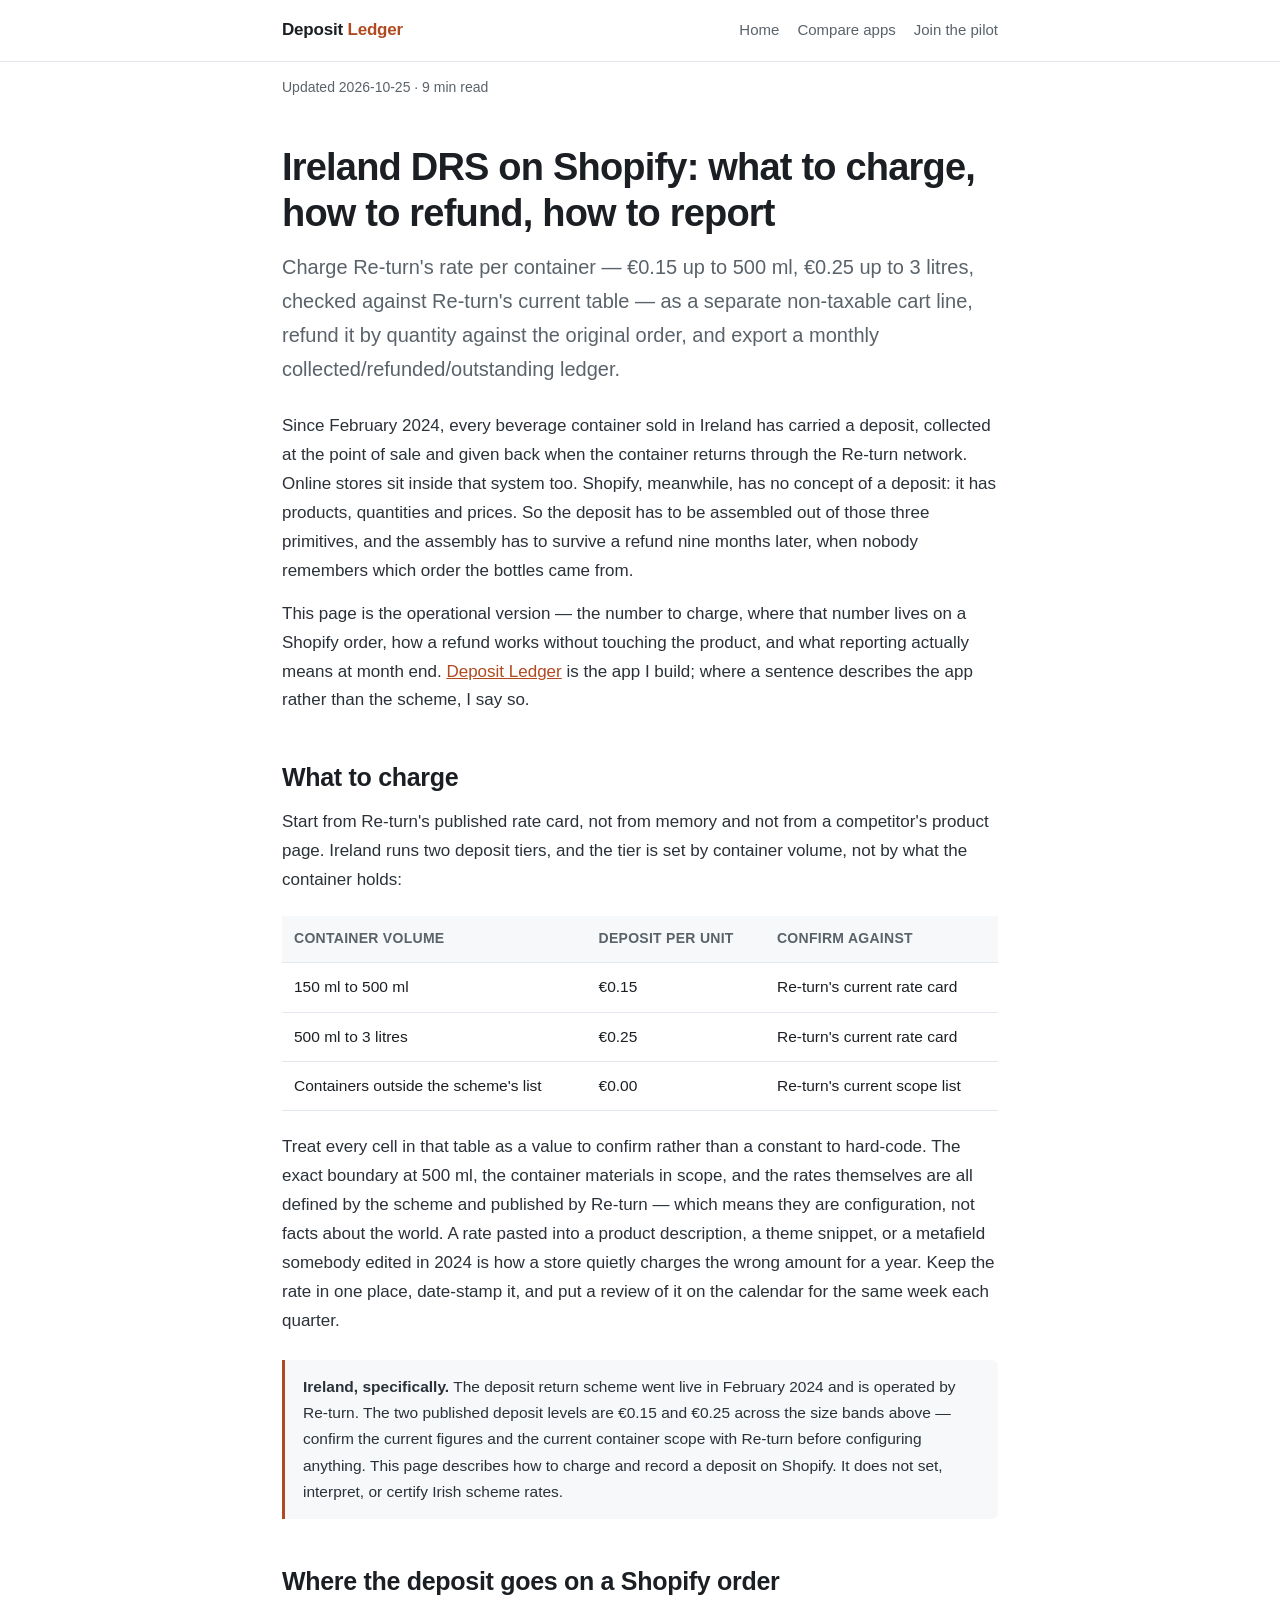
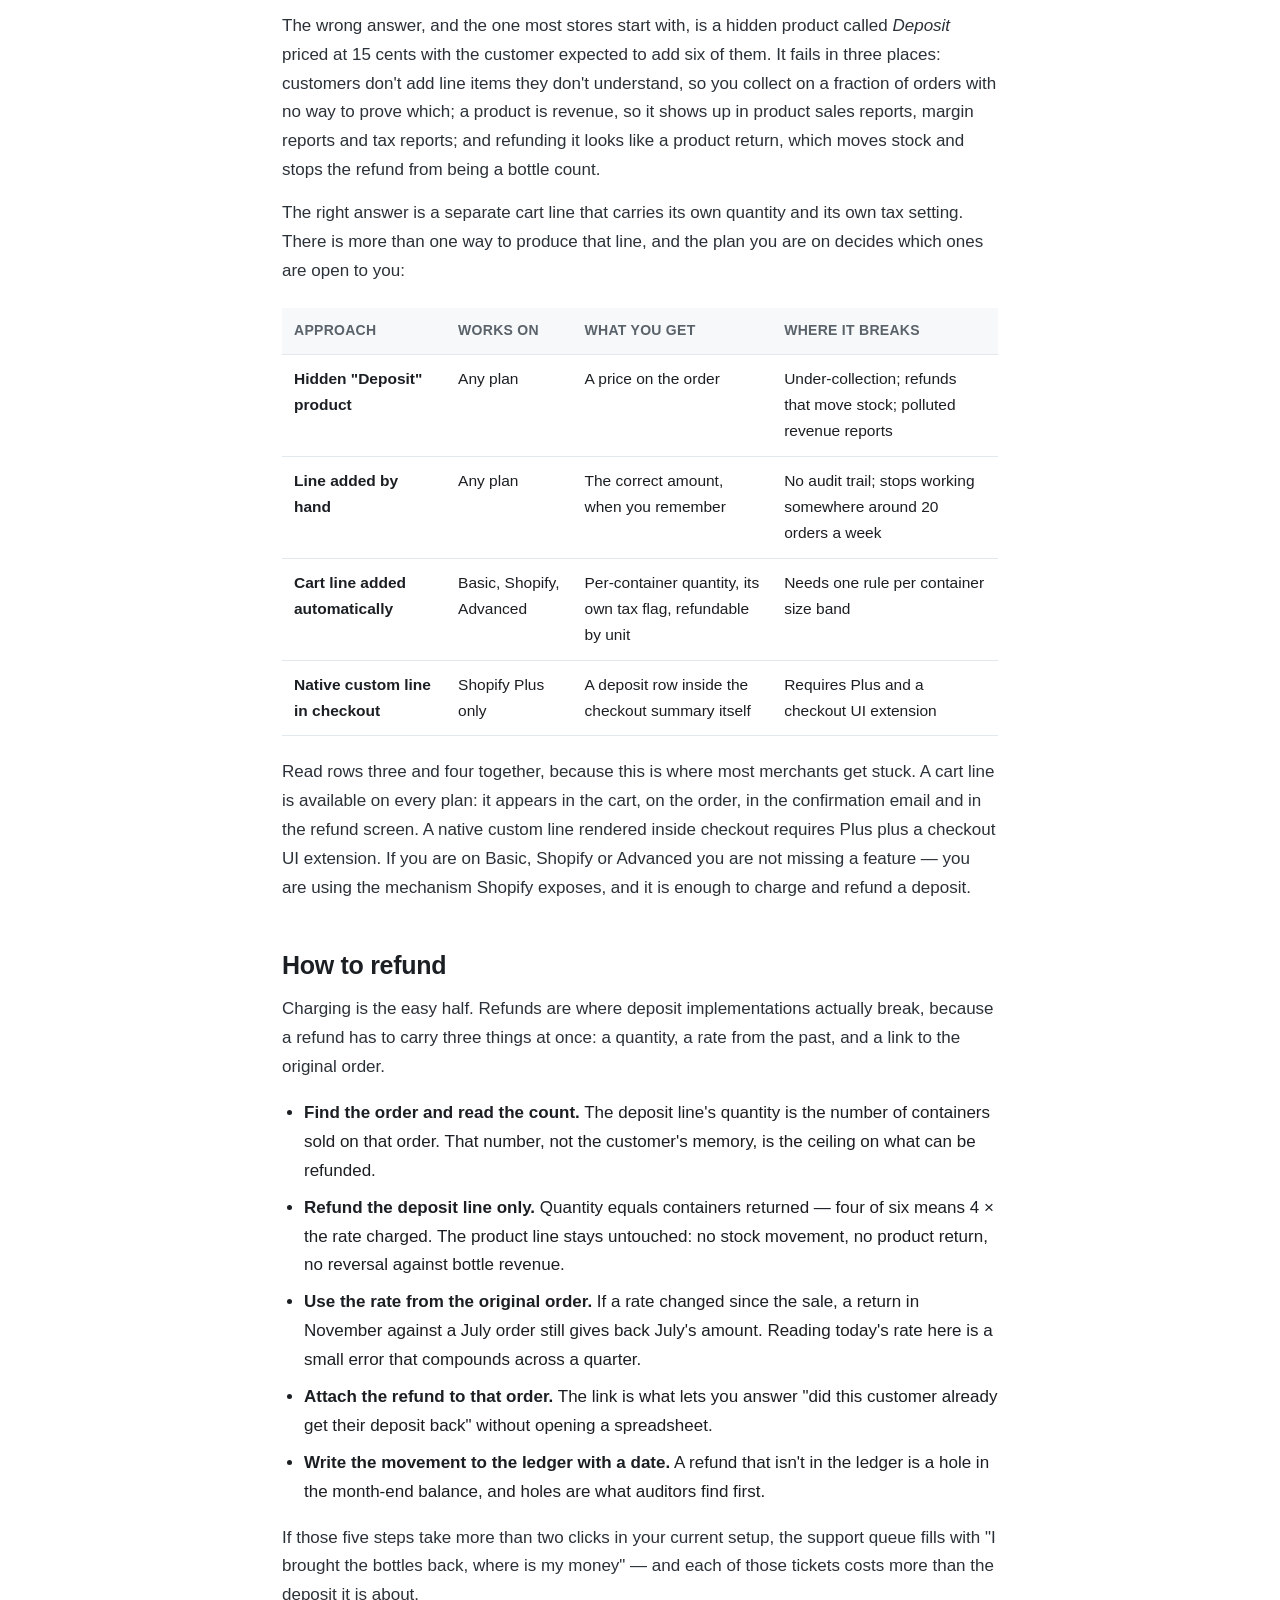
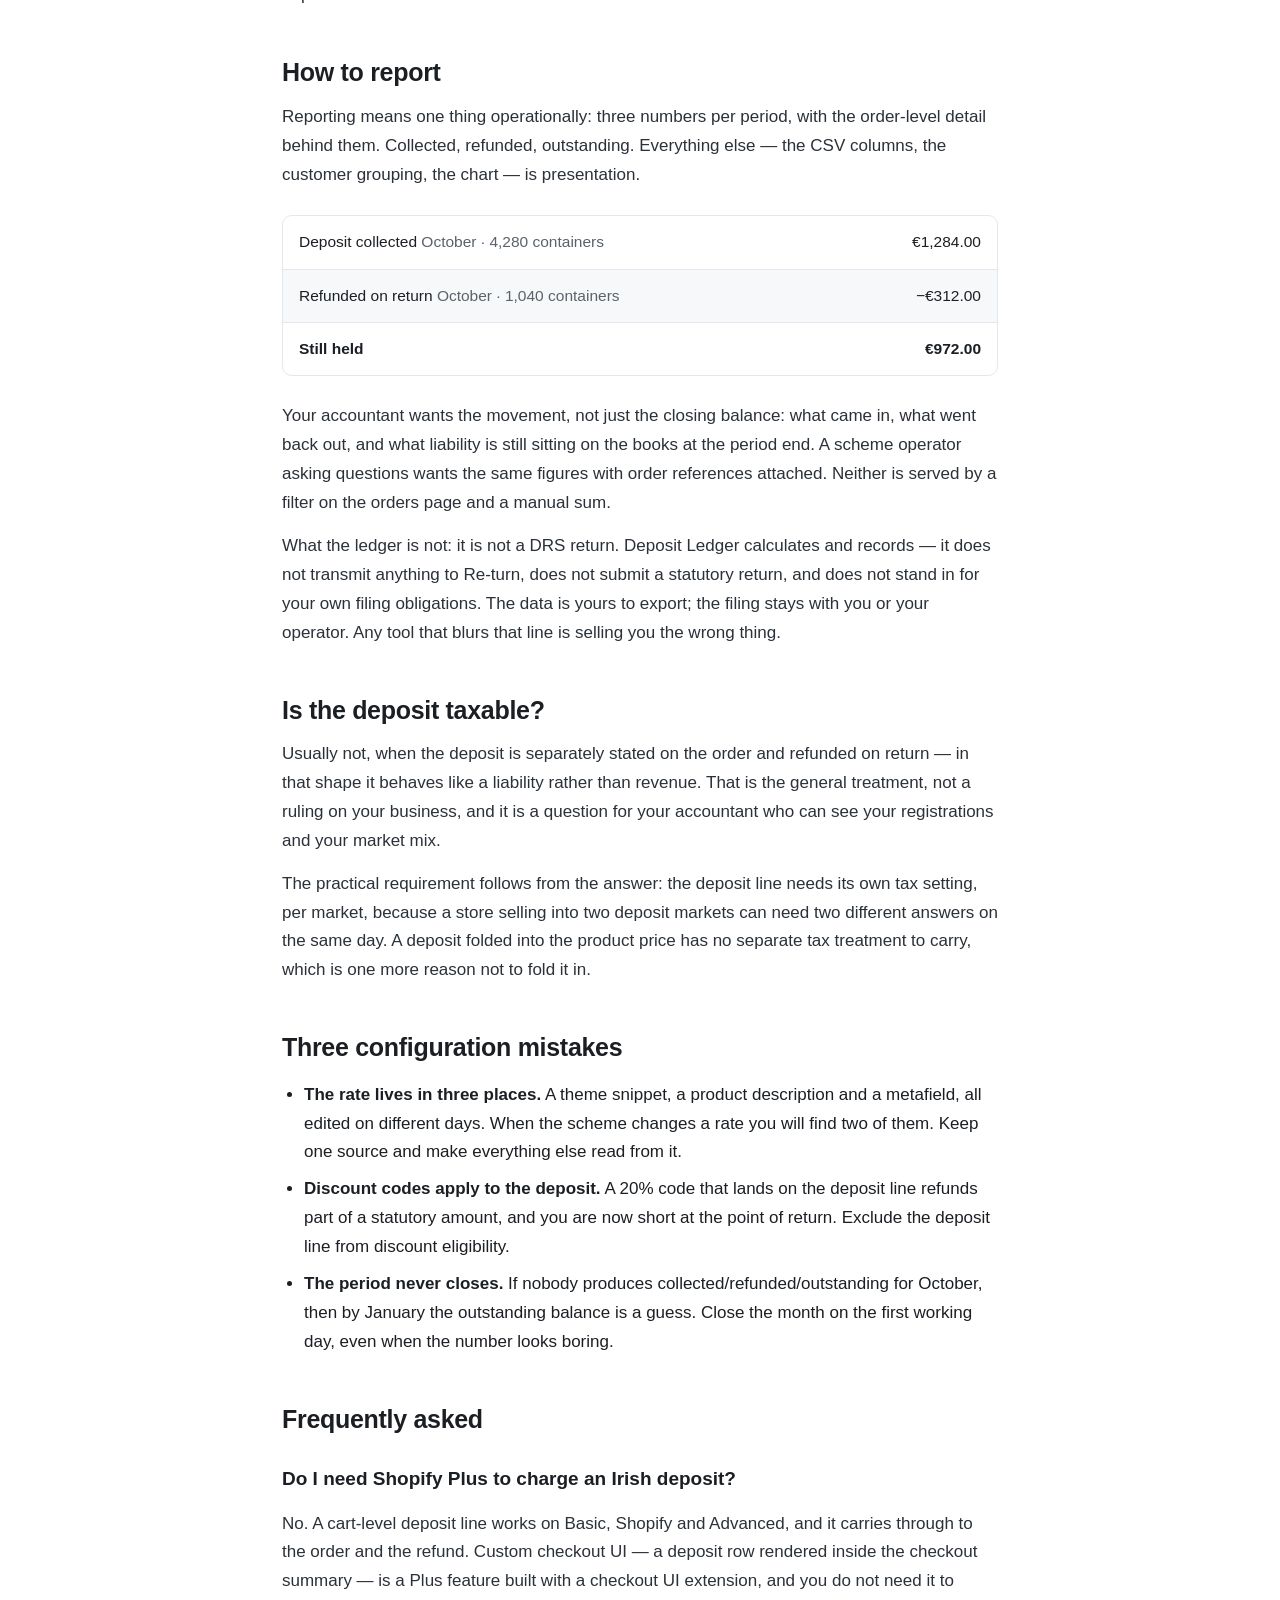
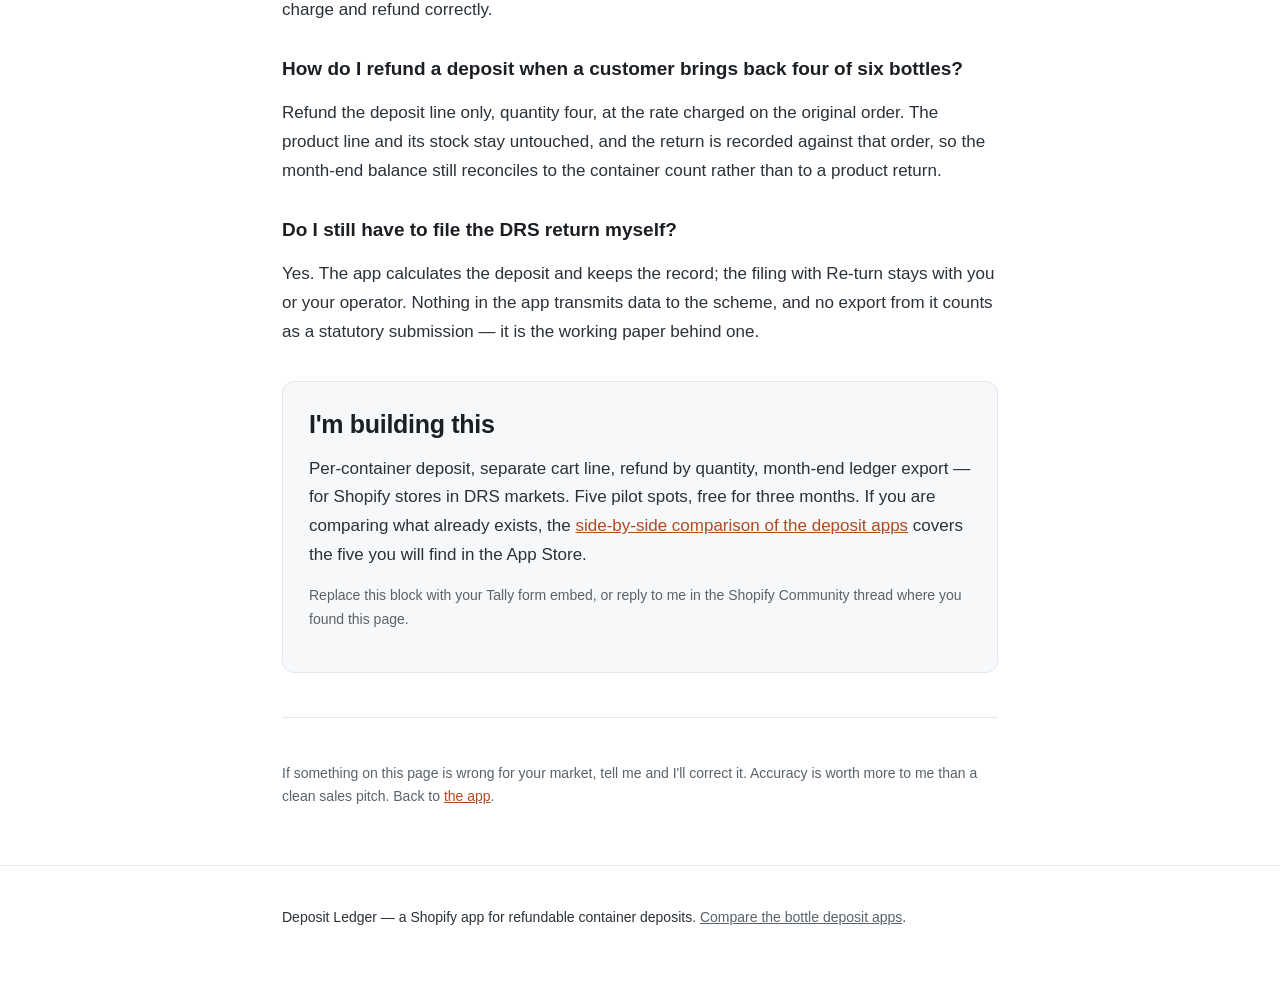
<file: ireland-drs-shopify.html>
<!doctype html>
<html lang="en">
<head>
<meta charset="utf-8">
<meta name="viewport" content="width=device-width, initial-scale=1">
<title>Ireland DRS on Shopify: what to charge, how to refund, how to report</title>
<meta name="description" content="Ireland deposit return on Shopify: the Re-turn rate per container, a separate non-taxable cart line, refunds by quantity against the original order, and a month-end ledger your accountant can read.">
<link rel="canonical" href="https://2046698389-code.github.io/ireland-drs-shopify.html">
<link rel="stylesheet" href="/styles.css">
<script type="application/ld+json">
{"@context":"https://schema.org","@type":"FAQPage","mainEntity":[
{"@type":"Question","name":"Do I need Shopify Plus to charge an Irish bottle deposit?","acceptedAnswer":{"@type":"Answer","text":"No. A deposit added as a cart line works on Basic, Shopify and Advanced, and it carries through to the order and the refund. A native custom line rendered inside checkout requires Plus and a checkout UI extension, which is a different mechanism doing a different job."}},
{"@type":"Question","name":"How do I refund a deposit when a customer brings back four of six bottles?","acceptedAnswer":{"@type":"Answer","text":"Refund the deposit line only, with quantity set to four, at the rate that was charged on the original order rather than today's rate. The product line and its stock stay untouched, and the return is recorded against that order so the month-end balance still reconciles."}},
{"@type":"Question","name":"Do I still have to file the DRS return myself?","acceptedAnswer":{"@type":"Answer","text":"Yes. The filing with Re-turn stays with you or your operator. A deposit app calculates the amount and keeps the record; it does not transmit anything to the scheme or submit a statutory return on your behalf."}}
]}
</script>
</head>
<body>

<header class="site">
  <div class="wrap">
    <div class="brand">Deposit <span>Ledger</span></div>
    <nav><a href="/">Home</a><a href="/bottle-deposit-apps-compared.html">Compare apps</a><a href="#waitlist">Join the pilot</a></nav>
  </div>
</header>

<main class="wrap">

  <p class="small">Updated 2026-10-25 · 9 min read</p>
  <h1>Ireland DRS on Shopify: what to charge, how to refund, how to report</h1>

  <p class="lede">Charge Re-turn's rate per container — €0.15 up to 500 ml, €0.25 up to 3 litres, checked against Re-turn's current table — as a separate non-taxable cart line, refund it by quantity against the original order, and export a monthly collected/refunded/outstanding ledger.</p>

  <p>Since February 2024, every beverage container sold in Ireland has carried a deposit, collected at the point of sale and given back when the container returns through the Re-turn network. Online stores sit inside that system too. Shopify, meanwhile, has no concept of a deposit: it has products, quantities and prices. So the deposit has to be assembled out of those three primitives, and the assembly has to survive a refund nine months later, when nobody remembers which order the bottles came from.</p>

  <p>This page is the operational version — the number to charge, where that number lives on a Shopify order, how a refund works without touching the product, and what reporting actually means at month end. <a href="/">Deposit Ledger</a> is the app I build; where a sentence describes the app rather than the scheme, I say so.</p>

  <h2>What to charge</h2>

  <p>Start from Re-turn's published rate card, not from memory and not from a competitor's product page. Ireland runs two deposit tiers, and the tier is set by container volume, not by what the container holds:</p>

  <table>
    <thead><tr><th>Container volume</th><th>Deposit per unit</th><th>Confirm against</th></tr></thead>
    <tbody>
      <tr><td>150 ml to 500 ml</td><td>€0.15</td><td>Re-turn's current rate card</td></tr>
      <tr><td>500 ml to 3 litres</td><td>€0.25</td><td>Re-turn's current rate card</td></tr>
      <tr><td>Containers outside the scheme's list</td><td>€0.00</td><td>Re-turn's current scope list</td></tr>
    </tbody>
  </table>

  <p>Treat every cell in that table as a value to confirm rather than a constant to hard-code. The exact boundary at 500 ml, the container materials in scope, and the rates themselves are all defined by the scheme and published by Re-turn — which means they are configuration, not facts about the world. A rate pasted into a product description, a theme snippet, or a metafield somebody edited in 2024 is how a store quietly charges the wrong amount for a year. Keep the rate in one place, date-stamp it, and put a review of it on the calendar for the same week each quarter.</p>

  <div class="note">
    <p><strong>Ireland, specifically.</strong> The deposit return scheme went live in February 2024 and is operated by Re-turn. The two published deposit levels are €0.15 and €0.25 across the size bands above — confirm the current figures and the current container scope with Re-turn before configuring anything. This page describes how to charge and record a deposit on Shopify. It does not set, interpret, or certify Irish scheme rates.</p>
  </div>

  <h2>Where the deposit goes on a Shopify order</h2>

  <p>The wrong answer, and the one most stores start with, is a hidden product called <em>Deposit</em> priced at 15 cents with the customer expected to add six of them. It fails in three places: customers don't add line items they don't understand, so you collect on a fraction of orders with no way to prove which; a product is revenue, so it shows up in product sales reports, margin reports and tax reports; and refunding it looks like a product return, which moves stock and stops the refund from being a bottle count.</p>

  <p>The right answer is a separate cart line that carries its own quantity and its own tax setting. There is more than one way to produce that line, and the plan you are on decides which ones are open to you:</p>

  <table>
    <thead><tr><th>Approach</th><th>Works on</th><th>What you get</th><th>Where it breaks</th></tr></thead>
    <tbody>
      <tr><td><strong>Hidden "Deposit" product</strong></td><td>Any plan</td><td>A price on the order</td><td>Under-collection; refunds that move stock; polluted revenue reports</td></tr>
      <tr><td><strong>Line added by hand</strong></td><td>Any plan</td><td>The correct amount, when you remember</td><td>No audit trail; stops working somewhere around 20 orders a week</td></tr>
      <tr><td><strong>Cart line added automatically</strong></td><td>Basic, Shopify, Advanced</td><td>Per-container quantity, its own tax flag, refundable by unit</td><td>Needs one rule per container size band</td></tr>
      <tr><td><strong>Native custom line in checkout</strong></td><td>Shopify Plus only</td><td>A deposit row inside the checkout summary itself</td><td>Requires Plus and a checkout UI extension</td></tr>
    </tbody>
  </table>

  <p>Read rows three and four together, because this is where most merchants get stuck. A cart line is available on every plan: it appears in the cart, on the order, in the confirmation email and in the refund screen. A native custom line rendered inside checkout requires Plus plus a checkout UI extension. If you are on Basic, Shopify or Advanced you are not missing a feature — you are using the mechanism Shopify exposes, and it is enough to charge and refund a deposit.</p>

  <h2>How to refund</h2>

  <p>Charging is the easy half. Refunds are where deposit implementations actually break, because a refund has to carry three things at once: a quantity, a rate from the past, and a link to the original order.</p>

  <ul>
    <li><strong>Find the order and read the count.</strong> The deposit line's quantity is the number of containers sold on that order. That number, not the customer's memory, is the ceiling on what can be refunded.</li>
    <li><strong>Refund the deposit line only.</strong> Quantity equals containers returned — four of six means 4 × the rate charged. The product line stays untouched: no stock movement, no product return, no reversal against bottle revenue.</li>
    <li><strong>Use the rate from the original order.</strong> If a rate changed since the sale, a return in November against a July order still gives back July's amount. Reading today's rate here is a small error that compounds across a quarter.</li>
    <li><strong>Attach the refund to that order.</strong> The link is what lets you answer "did this customer already get their deposit back" without opening a spreadsheet.</li>
    <li><strong>Write the movement to the ledger with a date.</strong> A refund that isn't in the ledger is a hole in the month-end balance, and holes are what auditors find first.</li>
  </ul>

  <p>If those five steps take more than two clicks in your current setup, the support queue fills with "I brought the bottles back, where is my money" — and each of those tickets costs more than the deposit it is about.</p>

  <h2>How to report</h2>

  <p>Reporting means one thing operationally: three numbers per period, with the order-level detail behind them. Collected, refunded, outstanding. Everything else — the CSV columns, the customer grouping, the chart — is presentation.</p>

  <div class="cart" role="img" aria-label="Ledger example showing deposits collected, refunded and still held for one month">
    <div class="row"><span>Deposit collected <span class="muted">October · 4,280 containers</span></span><span>€1,284.00</span></div>
    <div class="row dep"><span>Refunded on return <span class="muted">October · 1,040 containers</span></span><span>−€312.00</span></div>
    <div class="row total"><span>Still held</span><span>€972.00</span></div>
  </div>

  <p>Your accountant wants the movement, not just the closing balance: what came in, what went back out, and what liability is still sitting on the books at the period end. A scheme operator asking questions wants the same figures with order references attached. Neither is served by a filter on the orders page and a manual sum.</p>

  <p>What the ledger is not: it is not a DRS return. Deposit Ledger calculates and records — it does not transmit anything to Re-turn, does not submit a statutory return, and does not stand in for your own filing obligations. The data is yours to export; the filing stays with you or your operator. Any tool that blurs that line is selling you the wrong thing.</p>

  <h2>Is the deposit taxable?</h2>

  <p>Usually not, when the deposit is separately stated on the order and refunded on return — in that shape it behaves like a liability rather than revenue. That is the general treatment, not a ruling on your business, and it is a question for your accountant who can see your registrations and your market mix.</p>

  <p>The practical requirement follows from the answer: the deposit line needs its own tax setting, per market, because a store selling into two deposit markets can need two different answers on the same day. A deposit folded into the product price has no separate tax treatment to carry, which is one more reason not to fold it in.</p>

  <h2>Three configuration mistakes</h2>

  <ul>
    <li><strong>The rate lives in three places.</strong> A theme snippet, a product description and a metafield, all edited on different days. When the scheme changes a rate you will find two of them. Keep one source and make everything else read from it.</li>
    <li><strong>Discount codes apply to the deposit.</strong> A 20% code that lands on the deposit line refunds part of a statutory amount, and you are now short at the point of return. Exclude the deposit line from discount eligibility.</li>
    <li><strong>The period never closes.</strong> If nobody produces collected/refunded/outstanding for October, then by January the outstanding balance is a guess. Close the month on the first working day, even when the number looks boring.</li>
  </ul>

  <h2>Frequently asked</h2>

  <h3>Do I need Shopify Plus to charge an Irish deposit?</h3>
  <p>No. A cart-level deposit line works on Basic, Shopify and Advanced, and it carries through to the order and the refund. Custom checkout UI — a deposit row rendered inside the checkout summary — is a Plus feature built with a checkout UI extension, and you do not need it to charge and refund correctly.</p>

  <h3>How do I refund a deposit when a customer brings back four of six bottles?</h3>
  <p>Refund the deposit line only, quantity four, at the rate charged on the original order. The product line and its stock stay untouched, and the return is recorded against that order, so the month-end balance still reconciles to the container count rather than to a product return.</p>

  <h3>Do I still have to file the DRS return myself?</h3>
  <p>Yes. The app calculates the deposit and keeps the record; the filing with Re-turn stays with you or your operator. Nothing in the app transmits data to the scheme, and no export from it counts as a statutory submission — it is the working paper behind one.</p>

  <div id="waitlist">
    <h2>I'm building this</h2>
    <p>Per-container deposit, separate cart line, refund by quantity, month-end ledger export — for Shopify stores in DRS markets. Five pilot spots, free for three months. If you are comparing what already exists, the <a href="/bottle-deposit-apps-compared.html">side-by-side comparison of the deposit apps</a> covers the five you will find in the App Store.</p>
    <p class="small">Replace this block with your Tally form embed, or reply to me in the Shopify Community thread where you found this page.</p>
  </div>

  <hr>
  <p class="small">If something on this page is wrong for your market, tell me and I'll correct it. Accuracy is worth more to me than a clean sales pitch. Back to <a href="/">the app</a>.</p>

</main>

<footer class="site">
  <div class="wrap"><p>Deposit Ledger — a Shopify app for refundable container deposits. <a href="/bottle-deposit-apps-compared.html">Compare the bottle deposit apps</a>.</p></div>
</footer>

</body>
</html>
</file>
<file: styles.css>
/* 最小样式表：两页共用，不引外部字体，加载快 */
:root{
  --ink:#1b1f23; --sub:#5a626a; --line:#e3e8ee; --bg:#fff;
  --accent:#b04a20; --good:#166e54; --soft:#f6f8fa;
}
*{box-sizing:border-box}
html{-webkit-text-size-adjust:100%}
body{
  margin:0; background:var(--bg); color:var(--ink);
  font:17px/1.7 -apple-system,BlinkMacSystemFont,"Segoe UI",Roboto,"Helvetica Neue",Arial,"PingFang SC","Microsoft YaHei",sans-serif;
}
.wrap{max-width:760px;margin:0 auto;padding:0 22px}
header.site{border-bottom:1px solid var(--line);padding:16px 0}
header.site .wrap{display:flex;align-items:center;justify-content:space-between;gap:16px}
.brand{font-weight:700;letter-spacing:-.2px}
.brand span{color:var(--accent)}
nav a{color:var(--sub);text-decoration:none;font-size:15px;margin-left:18px}
nav a:hover{color:var(--ink)}
h1{font-size:38px;line-height:1.22;letter-spacing:-.8px;margin:44px 0 14px}
h2{font-size:25px;line-height:1.3;letter-spacing:-.3px;margin:46px 0 12px}
h3{font-size:19px;margin:28px 0 8px}
p{color:#2b3138;margin:14px 0}
.lede{font-size:20px;color:var(--sub);margin:0 0 26px}
small,.small{font-size:14px;color:var(--sub)}
a{color:var(--accent)}
.btn{
  display:inline-block;background:var(--ink);color:#fff;text-decoration:none;
  padding:13px 22px;border-radius:8px;font-weight:600;font-size:16px;
}
.btn:hover{background:#000}
.note{background:var(--soft);border-left:3px solid var(--accent);padding:14px 18px;margin:24px 0;border-radius:0 6px 6px 0}
.note p{margin:0;font-size:15.5px}
table{width:100%;border-collapse:collapse;margin:22px 0;font-size:15.5px}
th,td{text-align:left;padding:11px 12px;border-bottom:1px solid var(--line);vertical-align:top}
th{background:var(--soft);font-size:14px;letter-spacing:.02em;text-transform:uppercase;color:var(--sub)}
.cart{margin:26px 0;border:1px solid var(--line);border-radius:10px;overflow:hidden}
.cart .row{display:flex;justify-content:space-between;padding:13px 16px;border-bottom:1px solid var(--line);font-size:15.5px}
.cart .row:last-child{border-bottom:0}
.cart .row.dep{background:var(--soft)}
.cart .row.total{font-weight:700}
.cart .muted{color:var(--sub)}
ul{padding-left:22px}
li{margin:8px 0}
.grid{display:grid;grid-template-columns:1fr 1fr;gap:14px;margin:24px 0}
.card{border:1px solid var(--line);border-radius:10px;padding:16px 18px}
.card h3{margin:0 0 6px;font-size:17px}
.card p{margin:0;font-size:15px;color:var(--sub)}
hr{border:0;border-top:1px solid var(--line);margin:44px 0}
footer.site{border-top:1px solid var(--line);margin-top:56px;padding:26px 0 60px;color:var(--sub);font-size:14px}
footer.site a{color:var(--sub)}
#waitlist{margin:34px 0 10px;padding:26px;border:1px solid var(--line);border-radius:12px;background:var(--soft)}
#waitlist h2{margin-top:0}
@media (max-width:640px){
  h1{font-size:29px} h2{font-size:21px} .lede{font-size:17.5px}
  .grid{grid-template-columns:1fr}
}
</file>
